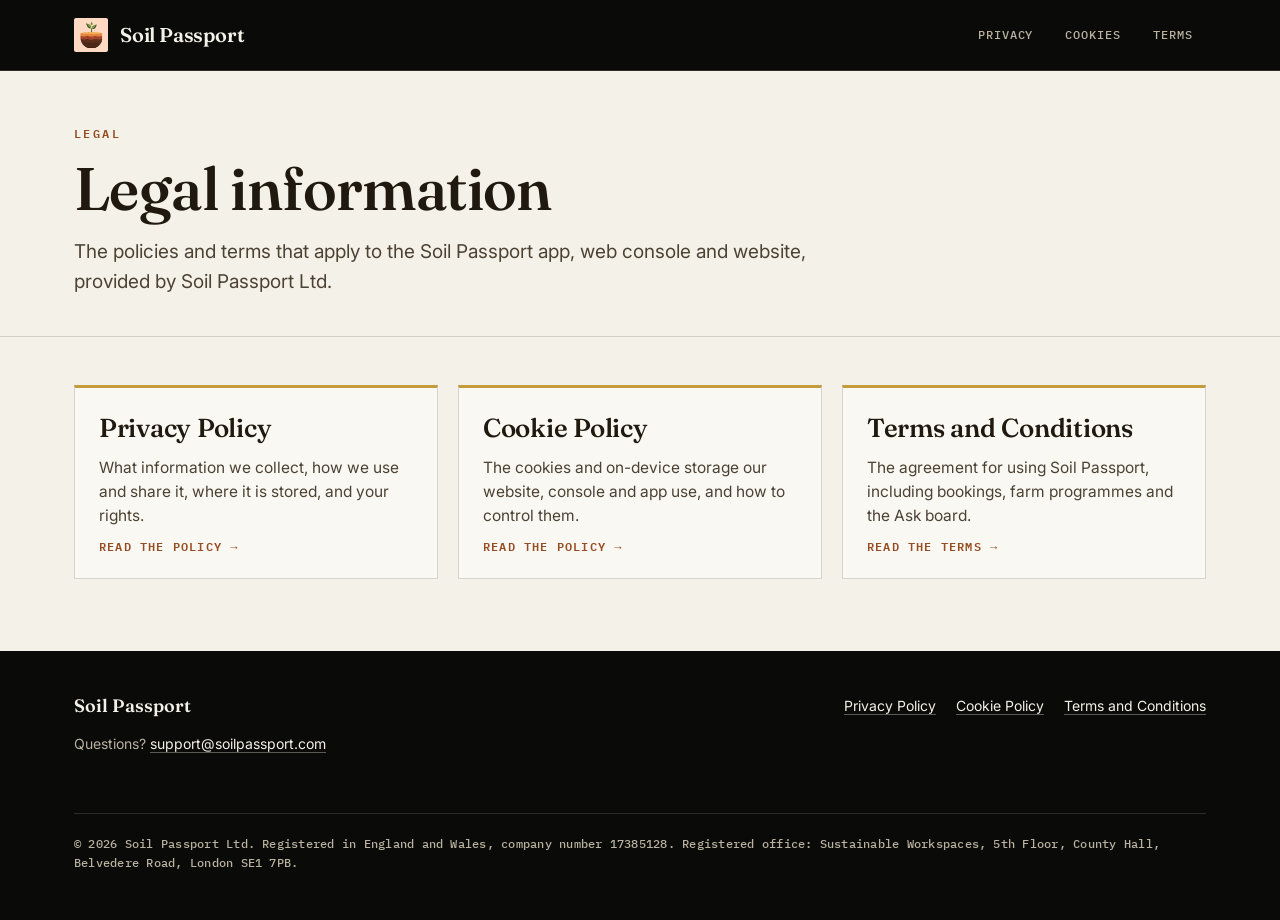
<file: index.html>
<!doctype html>
<html lang="en-GB">
<head>
<meta charset="utf-8">
<meta name="viewport" content="width=device-width, initial-scale=1">
<title>Legal Information | Soil Passport</title>
<meta name="description" content="Soil Passport's Privacy Policy, Cookie Policy and Terms and Conditions.">
<meta name="theme-color" content="#0A0A08">
<link rel="icon" type="image/png" href="assets/img/soil-passport-mark.png">
<link rel="stylesheet" href="assets/css/legal.css">
<style>
  .docs{list-style:none;margin:0;padding:48px 0 0;display:grid;grid-template-columns:repeat(3,minmax(0,1fr));gap:20px}
  .docs a{display:flex;flex-direction:column;gap:12px;height:100%;padding:26px 24px;background:var(--surface);border:1px solid var(--line);border-top:3px solid var(--gold);color:var(--ink-2);text-decoration:none}
  .docs a:hover{border-color:var(--line-2);border-top-color:var(--rust)}
  .docs h2{font-size:26px;line-height:1.15}
  .docs p{margin:0;font-size:15.5px;line-height:1.55}
  .docs .go{margin-top:auto;font:600 12px/1 var(--f-mono);letter-spacing:.1em;text-transform:uppercase;color:var(--rust)}
  @media (max-width:800px){.docs{grid-template-columns:minmax(0,1fr);padding-top:28px}}
</style>
</head>
<body>
<a class="skip" href="#main">Skip to content</a>

<header class="site">
  <div class="container">
    <a class="logo" href="index.html" aria-label="Soil Passport legal information"><img src="assets/img/soil-passport-mark.png" alt="" width="34" height="34"><strong>Soil Passport</strong></a>
    <nav class="legal-nav" aria-label="Legal">
      <a href="privacy.html">Privacy</a>
      <a href="cookies.html">Cookies</a>
      <a href="terms.html">Terms</a>
    </nav>
  </div>
</header>

<main id="main">
  <div class="banner">
    <div class="container">
      <p class="eyebrow">Legal</p>
      <h1>Legal information</h1>
      <p class="lede">The policies and terms that apply to the Soil Passport app, web console and website, provided by Soil Passport Ltd.</p>
    </div>
  </div>
  <div class="container">
    <ul class="docs">
      <li><a href="privacy.html"><h2>Privacy Policy</h2><p>What information we collect, how we use and share it, where it is stored, and your rights.</p><span class="go">Read the policy &rarr;</span></a></li>
      <li><a href="cookies.html"><h2>Cookie Policy</h2><p>The cookies and on-device storage our website, console and app use, and how to control them.</p><span class="go">Read the policy &rarr;</span></a></li>
      <li><a href="terms.html"><h2>Terms and Conditions</h2><p>The agreement for using Soil Passport, including bookings, farm programmes and the Ask board.</p><span class="go">Read the terms &rarr;</span></a></li>
    </ul>
  </div>
</main>

<footer class="site">
  <div class="container">
    <div>
      <strong>Soil Passport</strong>
      <p>Questions? <a href="mailto:support@soilpassport.com">support@soilpassport.com</a></p>
    </div>
    <ul>
      <li><a href="privacy.html">Privacy Policy</a></li>
      <li><a href="cookies.html">Cookie Policy</a></li>
      <li><a href="terms.html">Terms and Conditions</a></li>
    </ul>
    <p class="fine">&copy; 2026 Soil Passport Ltd. Registered in England and Wales, company number 17385128. Registered office: Sustainable Workspaces, 5th Floor, County Hall, Belvedere Road, London SE1 7PB.</p>
  </div>
</footer>
</body>
</html>
</file>
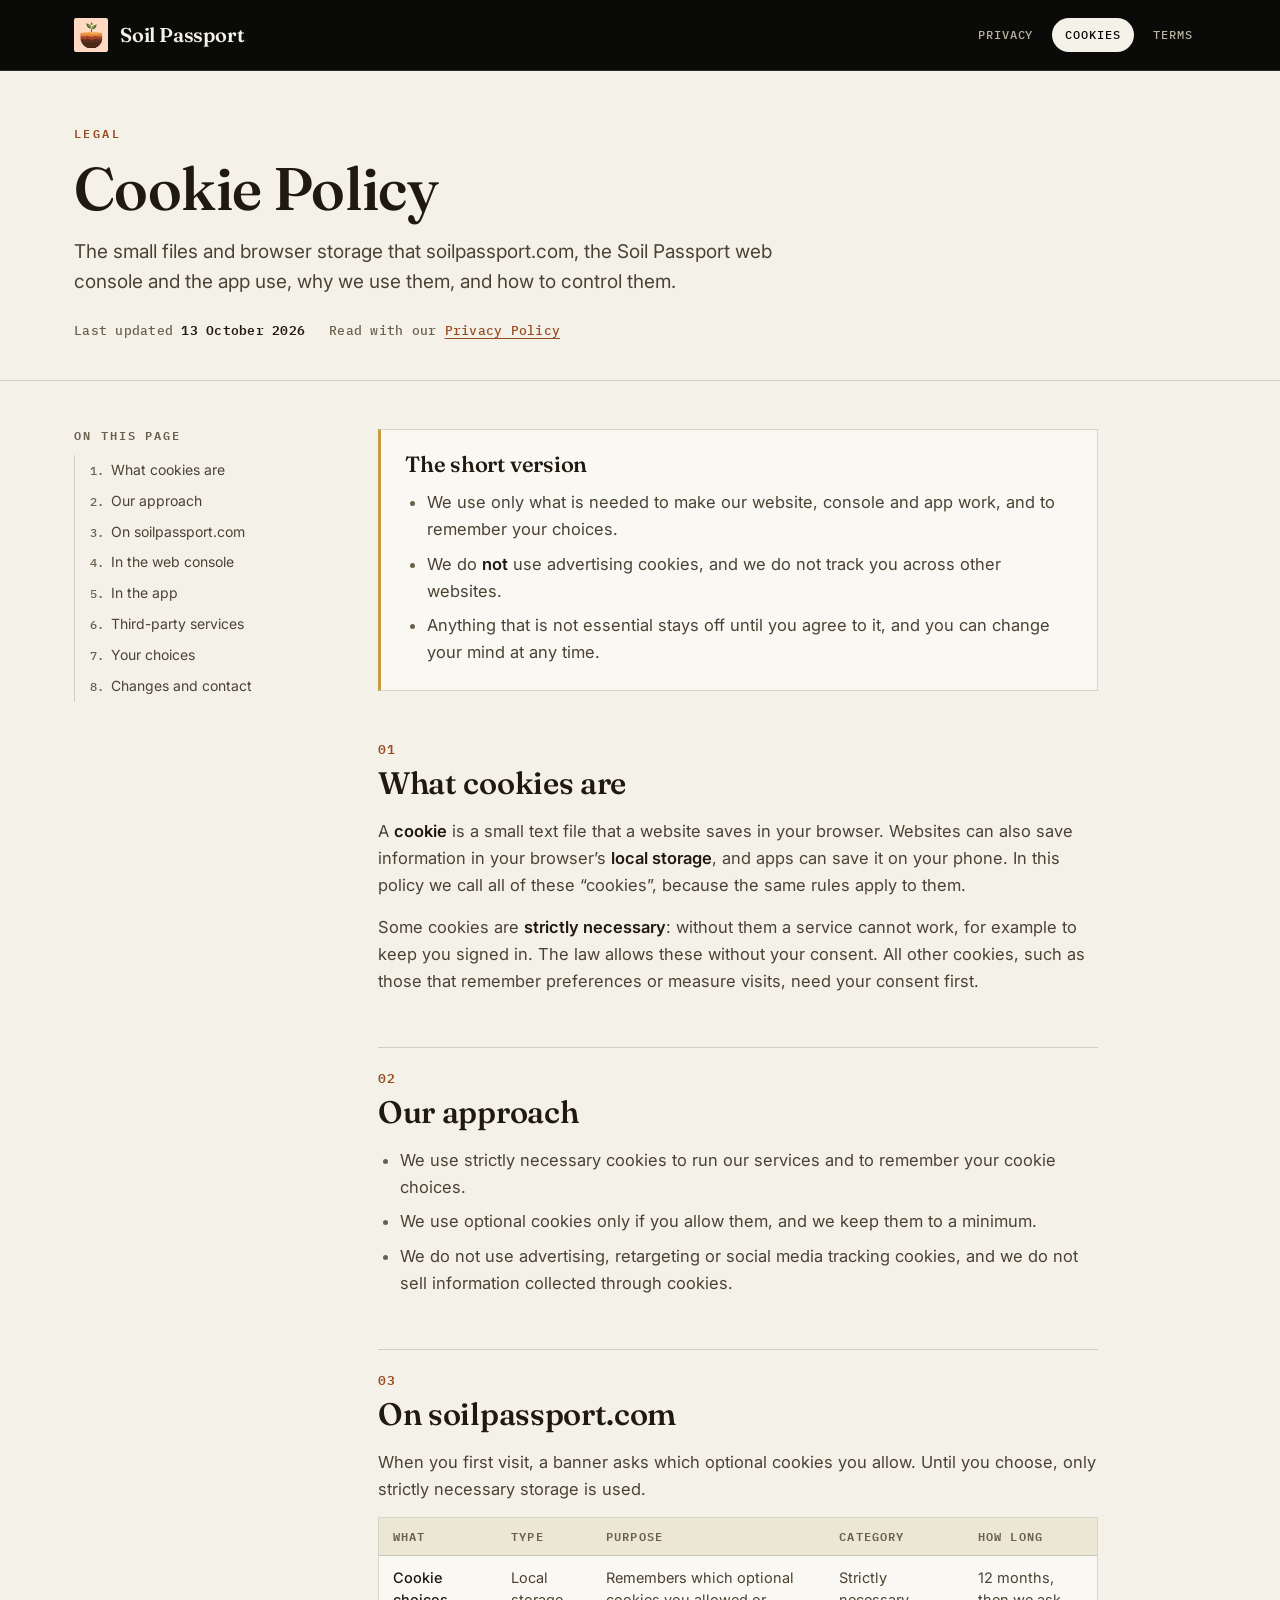
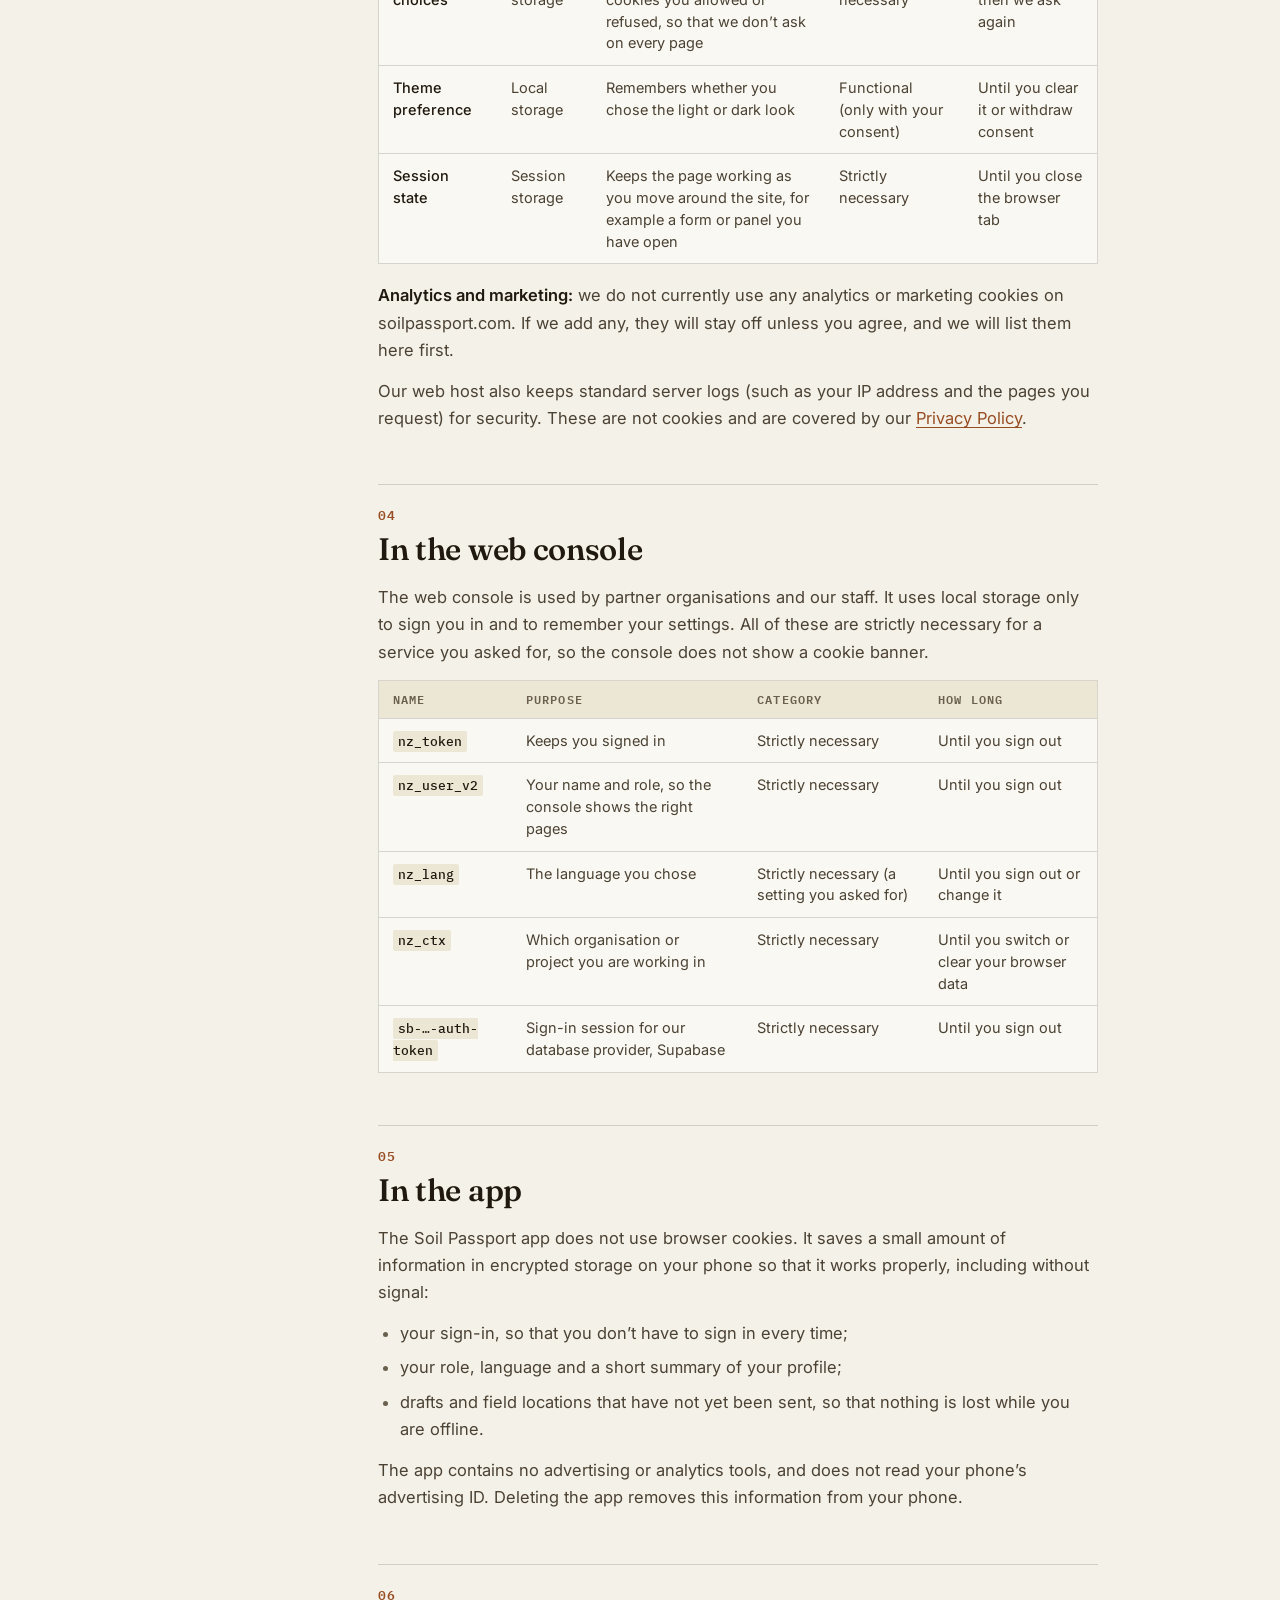
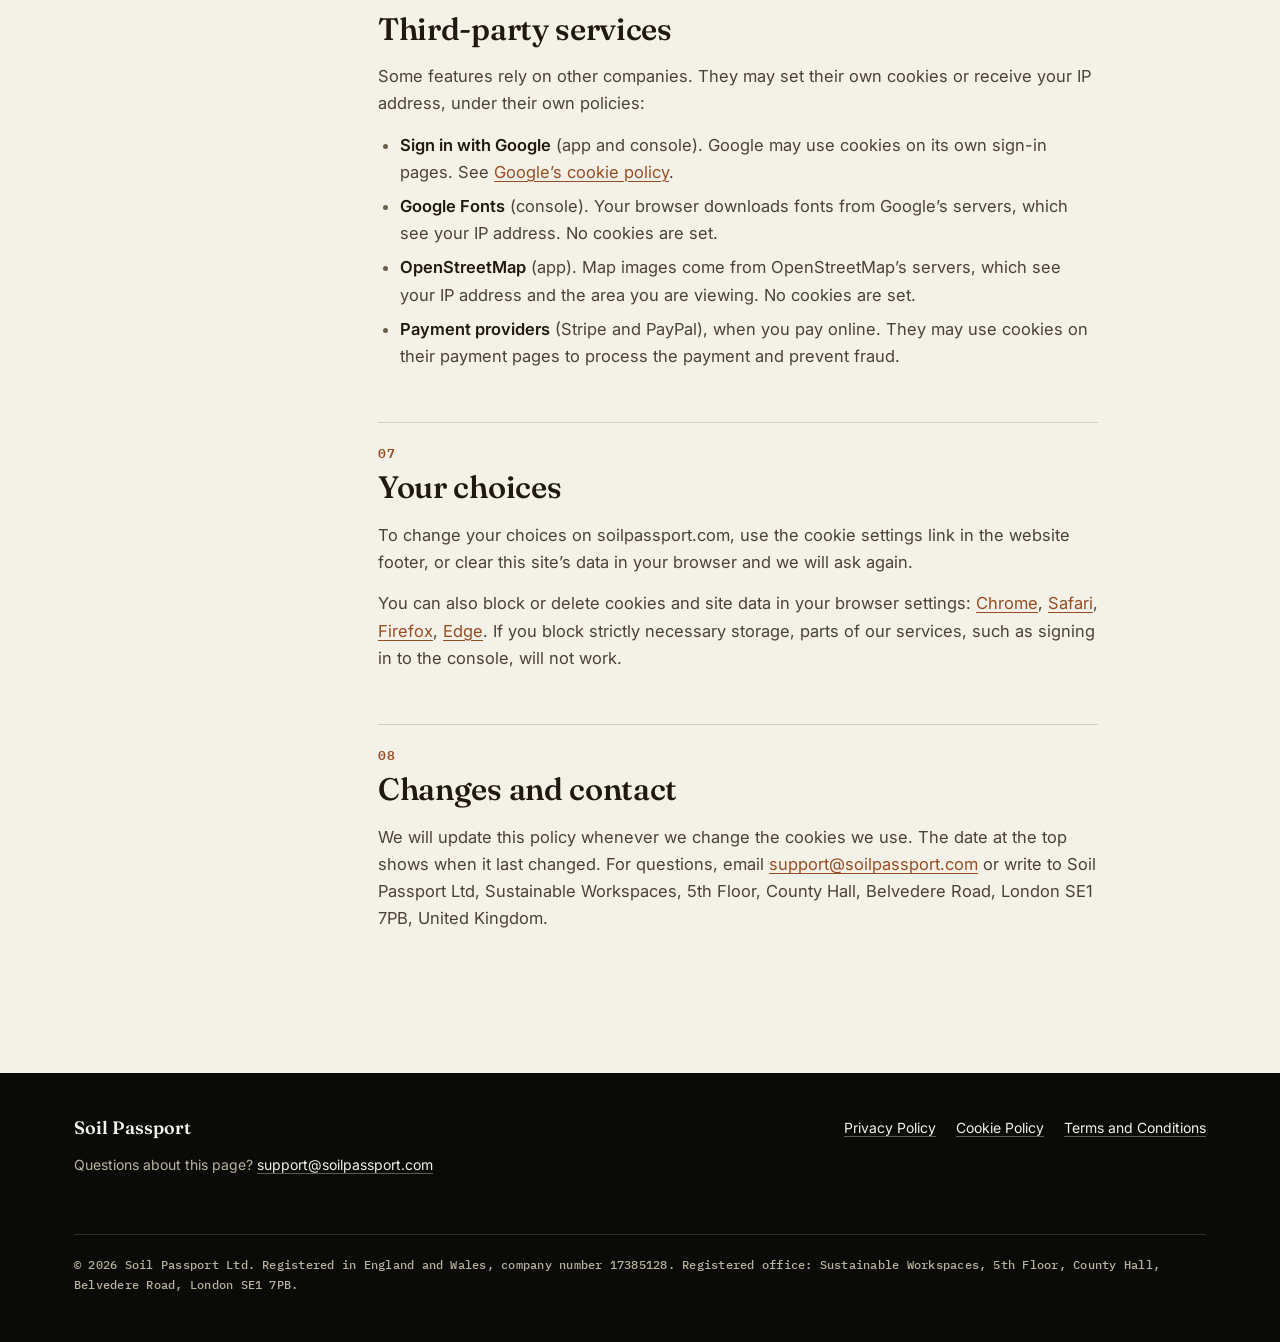
<file: cookies.html>
<!doctype html>
<html lang="en-GB">
<head>
<meta charset="utf-8">
<meta name="viewport" content="width=device-width, initial-scale=1">
<title>Cookie Policy | Soil Passport</title>
<meta name="description" content="The cookies, local storage and similar technologies used by the Soil Passport website, web console and app, and how to control them.">
<meta name="robots" content="index,follow">
<meta name="theme-color" content="#0A0A08">
<link rel="icon" type="image/png" href="assets/img/soil-passport-mark.png">
<link rel="stylesheet" href="assets/css/legal.css">
</head>
<body>
<a class="skip" href="#main">Skip to content</a>

<header class="site">
  <div class="container">
    <a class="logo" href="index.html" aria-label="Soil Passport home"><img src="assets/img/soil-passport-mark.png" alt="" width="34" height="34"><strong>Soil Passport</strong></a>
    <nav class="legal-nav" aria-label="Legal">
      <a href="privacy.html">Privacy</a>
      <a href="cookies.html" aria-current="page">Cookies</a>
      <a href="terms.html">Terms</a>
    </nav>
  </div>
</header>

<main id="main">
  <div class="banner">
    <div class="container">
      <p class="eyebrow">Legal</p>
      <h1>Cookie Policy</h1>
      <p class="lede">The small files and browser storage that soilpassport.com, the Soil Passport web console and the app use, why we use them, and how to control them.</p>
      <ul class="meta">
        <li>Last updated <b>13 October 2026</b></li>
        <li>Read with our <a href="privacy.html">Privacy Policy</a></li>
      </ul>
    </div>
  </div>

  <div class="container layout">
    <details class="toc" open>
      <summary>On this page</summary>
      <ol>
        <li><a href="#what">What cookies are</a></li>
        <li><a href="#approach">Our approach</a></li>
        <li><a href="#website">On soilpassport.com</a></li>
        <li><a href="#console">In the web console</a></li>
        <li><a href="#app">In the app</a></li>
        <li><a href="#third-party">Third-party services</a></li>
        <li><a href="#control">Your choices</a></li>
        <li><a href="#changes">Changes and contact</a></li>
      </ol>
    </details>

    <article class="prose">
      <div class="summary">
        <h2>The short version</h2>
        <ul>
          <li>We use only what is needed to make our website, console and app work, and to remember your choices.</li>
          <li>We do <strong>not</strong> use advertising cookies, and we do not track you across other websites.</li>
          <li>Anything that is not essential stays off until you agree to it, and you can change your mind at any time.</li>
        </ul>
      </div>

      <section id="what">
        <h2><span class="n">01</span>What cookies are</h2>
        <p>A <strong>cookie</strong> is a small text file that a website saves in your browser. Websites can also save information in your browser&rsquo;s <strong>local storage</strong>, and apps can save it on your phone. In this policy we call all of these &ldquo;cookies&rdquo;, because the same rules apply to them.</p>
        <p>Some cookies are <strong>strictly necessary</strong>: without them a service cannot work, for example to keep you signed in. The law allows these without your consent. All other cookies, such as those that remember preferences or measure visits, need your consent first.</p>
      </section>

      <section id="approach">
        <h2><span class="n">02</span>Our approach</h2>
        <ul>
          <li>We use strictly necessary cookies to run our services and to remember your cookie choices.</li>
          <li>We use optional cookies only if you allow them, and we keep them to a minimum.</li>
          <li>We do not use advertising, retargeting or social media tracking cookies, and we do not sell information collected through cookies.</li>
        </ul>
      </section>

      <section id="website">
        <h2><span class="n">03</span>On soilpassport.com</h2>
        <p>When you first visit, a banner asks which optional cookies you allow. Until you choose, only strictly necessary storage is used.</p>
        <div class="table-wrap">
          <table>
            <thead><tr><th scope="col">What</th><th scope="col">Type</th><th scope="col">Purpose</th><th scope="col">Category</th><th scope="col">How long</th></tr></thead>
            <tbody>
              <tr><td>Cookie choices</td><td>Local storage</td><td>Remembers which optional cookies you allowed or refused, so that we don&rsquo;t ask on every page</td><td>Strictly necessary</td><td>12 months, then we ask again</td></tr>
              <tr><td>Theme preference</td><td>Local storage</td><td>Remembers whether you chose the light or dark look</td><td>Functional (only with your consent)</td><td>Until you clear it or withdraw consent</td></tr>
              <tr><td>Session state</td><td>Session storage</td><td>Keeps the page working as you move around the site, for example a form or panel you have open</td><td>Strictly necessary</td><td>Until you close the browser tab</td></tr>
            </tbody>
          </table>
        </div>
        <p><strong>Analytics and marketing:</strong> we do not currently use any analytics or marketing cookies on soilpassport.com. If we add any, they will stay off unless you agree, and we will list them here first.</p>
        <p>Our web host also keeps standard server logs (such as your IP address and the pages you request) for security. These are not cookies and are covered by our <a href="privacy.html">Privacy Policy</a>.</p>
      </section>

      <section id="console">
        <h2><span class="n">04</span>In the web console</h2>
        <p>The web console is used by partner organisations and our staff. It uses local storage only to sign you in and to remember your settings. All of these are strictly necessary for a service you asked for, so the console does not show a cookie banner.</p>
        <div class="table-wrap">
          <table>
            <thead><tr><th scope="col">Name</th><th scope="col">Purpose</th><th scope="col">Category</th><th scope="col">How long</th></tr></thead>
            <tbody>
              <tr><td><code>nz_token</code></td><td>Keeps you signed in</td><td>Strictly necessary</td><td>Until you sign out</td></tr>
              <tr><td><code>nz_user_v2</code></td><td>Your name and role, so the console shows the right pages</td><td>Strictly necessary</td><td>Until you sign out</td></tr>
              <tr><td><code>nz_lang</code></td><td>The language you chose</td><td>Strictly necessary (a setting you asked for)</td><td>Until you sign out or change it</td></tr>
              <tr><td><code>nz_ctx</code></td><td>Which organisation or project you are working in</td><td>Strictly necessary</td><td>Until you switch or clear your browser data</td></tr>
              <tr><td><code>sb-&hellip;-auth-token</code></td><td>Sign-in session for our database provider, Supabase</td><td>Strictly necessary</td><td>Until you sign out</td></tr>
            </tbody>
          </table>
        </div>
      </section>

      <section id="app">
        <h2><span class="n">05</span>In the app</h2>
        <p>The Soil Passport app does not use browser cookies. It saves a small amount of information in encrypted storage on your phone so that it works properly, including without signal:</p>
        <ul>
          <li>your sign-in, so that you don&rsquo;t have to sign in every time;</li>
          <li>your role, language and a short summary of your profile;</li>
          <li>drafts and field locations that have not yet been sent, so that nothing is lost while you are offline.</li>
        </ul>
        <p>The app contains no advertising or analytics tools, and does not read your phone&rsquo;s advertising ID. Deleting the app removes this information from your phone.</p>
      </section>

      <section id="third-party">
        <h2><span class="n">06</span>Third-party services</h2>
        <p>Some features rely on other companies. They may set their own cookies or receive your IP address, under their own policies:</p>
        <ul>
          <li><strong>Sign in with Google</strong> (app and console). Google may use cookies on its own sign-in pages. See <a href="https://policies.google.com/technologies/cookies" rel="noopener">Google&rsquo;s cookie policy</a>.</li>
          <li><strong>Google Fonts</strong> (console). Your browser downloads fonts from Google&rsquo;s servers, which see your IP address. No cookies are set.</li>
          <li><strong>OpenStreetMap</strong> (app). Map images come from OpenStreetMap&rsquo;s servers, which see your IP address and the area you are viewing. No cookies are set.</li>
          <li><strong>Payment providers</strong> (Stripe and PayPal), when you pay online. They may use cookies on their payment pages to process the payment and prevent fraud.</li>
        </ul>
      </section>

      <section id="control">
        <h2><span class="n">07</span>Your choices</h2>
        <p id="consent-row" hidden><button type="button" class="btn" id="cookie-settings">Change cookie settings</button></p>
        <p id="consent-fallback">To change your choices on soilpassport.com, use the cookie settings link in the website footer, or clear this site&rsquo;s data in your browser and we will ask again.</p>
        <p>You can also block or delete cookies and site data in your browser settings:
          <a href="https://support.google.com/chrome/answer/95647" rel="noopener">Chrome</a>,
          <a href="https://support.apple.com/guide/safari/manage-cookies-sfri11471/mac" rel="noopener">Safari</a>,
          <a href="https://support.mozilla.org/kb/clear-cookies-and-site-data-firefox" rel="noopener">Firefox</a>,
          <a href="https://support.microsoft.com/microsoft-edge/delete-cookies-in-microsoft-edge-63947406-40ac-c3b8-57b9-2a946a29ae09" rel="noopener">Edge</a>.
          If you block strictly necessary storage, parts of our services, such as signing in to the console, will not work.</p>
      </section>

      <section id="changes">
        <h2><span class="n">08</span>Changes and contact</h2>
        <p>We will update this policy whenever we change the cookies we use. The date at the top shows when it last changed. For questions, email <a href="mailto:support@soilpassport.com?subject=Cookies">support@soilpassport.com</a> or write to Soil Passport Ltd, Sustainable Workspaces, 5th Floor, County Hall, Belvedere Road, London SE1 7PB, United Kingdom.</p>
      </section>
    </article>
  </div>
</main>

<footer class="site">
  <div class="container">
    <div>
      <strong>Soil Passport</strong>
      <p>Questions about this page? <a href="mailto:support@soilpassport.com">support@soilpassport.com</a></p>
    </div>
    <ul>
      <li><a href="privacy.html">Privacy Policy</a></li>
      <li><a href="cookies.html">Cookie Policy</a></li>
      <li><a href="terms.html">Terms and Conditions</a></li>
    </ul>
    <p class="fine">&copy; 2026 Soil Passport Ltd. Registered in England and Wales, company number 17385128. Registered office: Sustainable Workspaces, 5th Floor, County Hall, Belvedere Road, London SE1 7PB.</p>
  </div>
</footer>
<script>
try{(function(){var t=document.querySelector('.toc'),m=matchMedia('(max-width:900px)');function s(){t.open=!m.matches}s();m.addEventListener('change',s)})()}catch(e){}
// The site's consent banner script, when it is loaded on this page, exposes an object with
// open(). Show the button only if one is present; otherwise the fallback text stays.
(function(){
  var api=['spConsent','soilConsent','pnwConsent'].map(function(k){return window[k]}).filter(function(o){return o&&typeof o.open==='function'})[0];
  if(!api)return;
  document.getElementById('consent-row').hidden=false;
  document.getElementById('consent-fallback').hidden=true;
  document.getElementById('cookie-settings').addEventListener('click',function(){api.open()});
})();
</script>
</body>
</html>
</file>
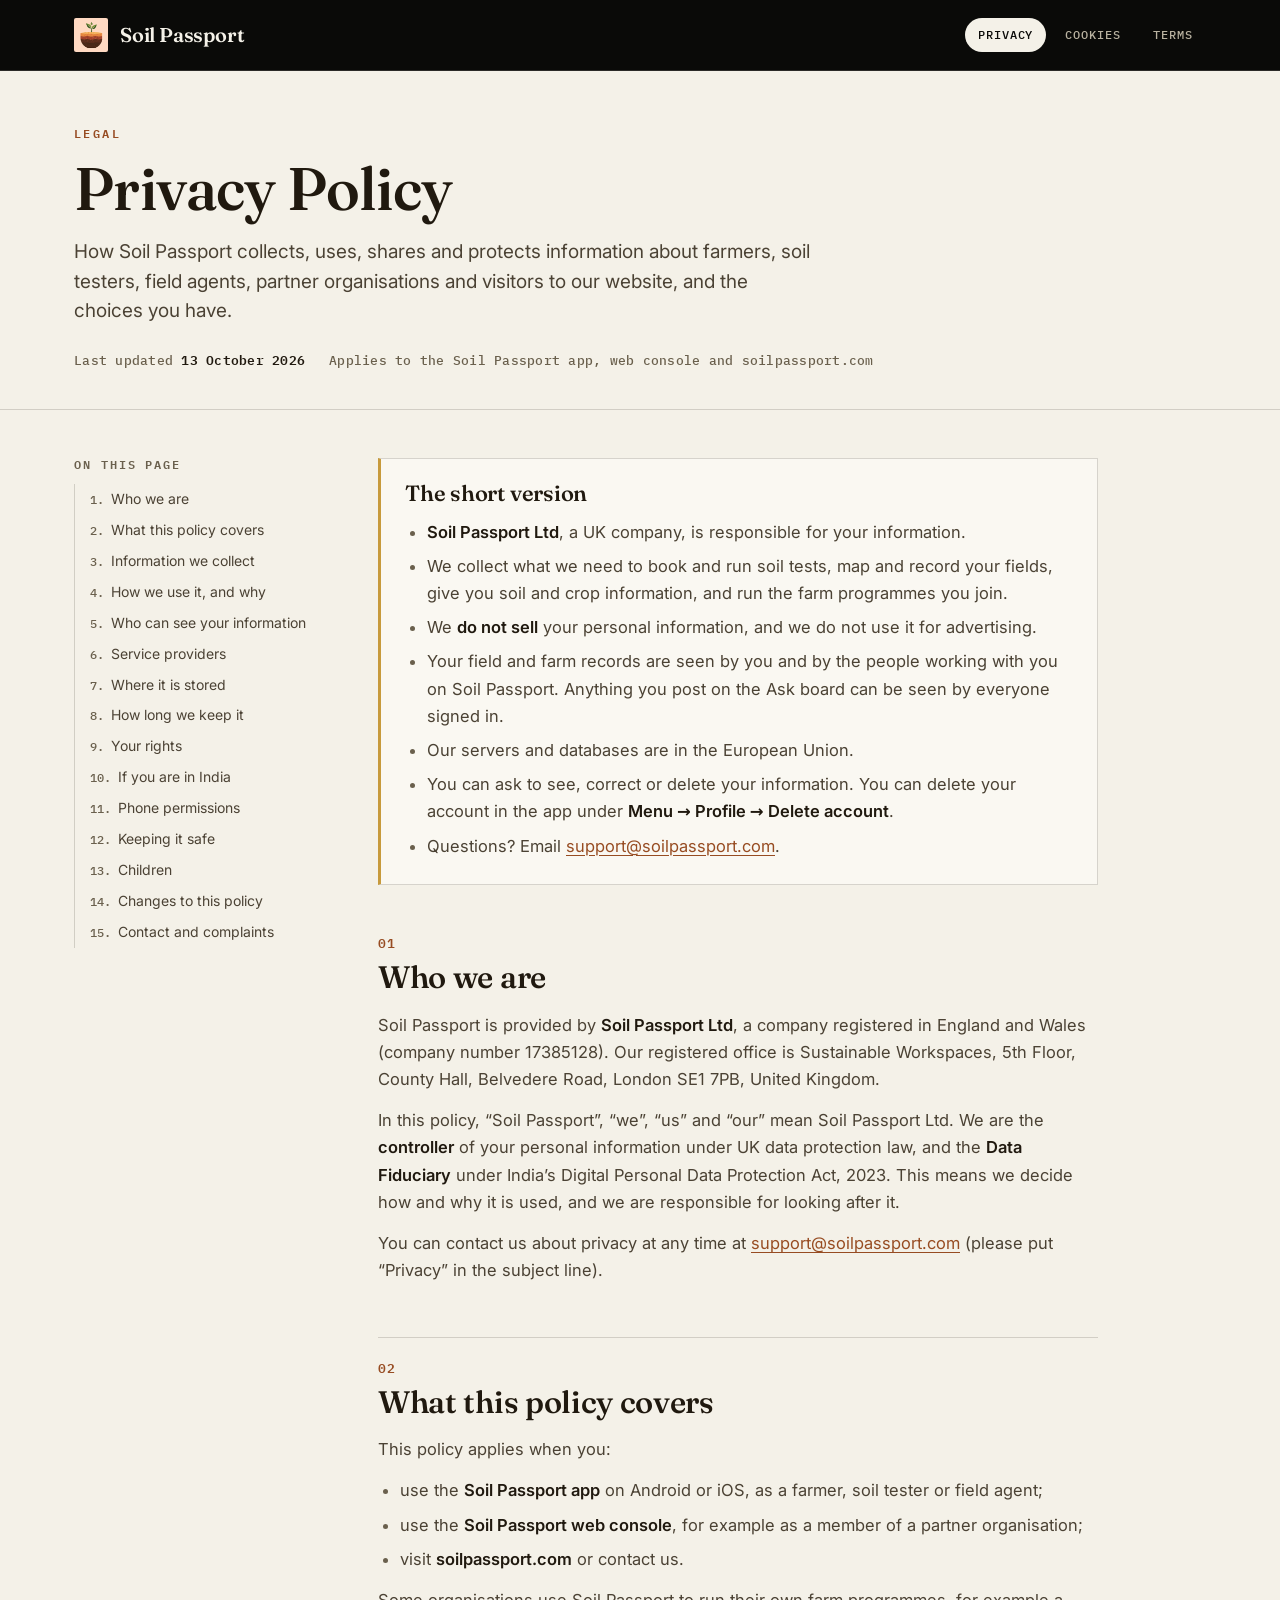
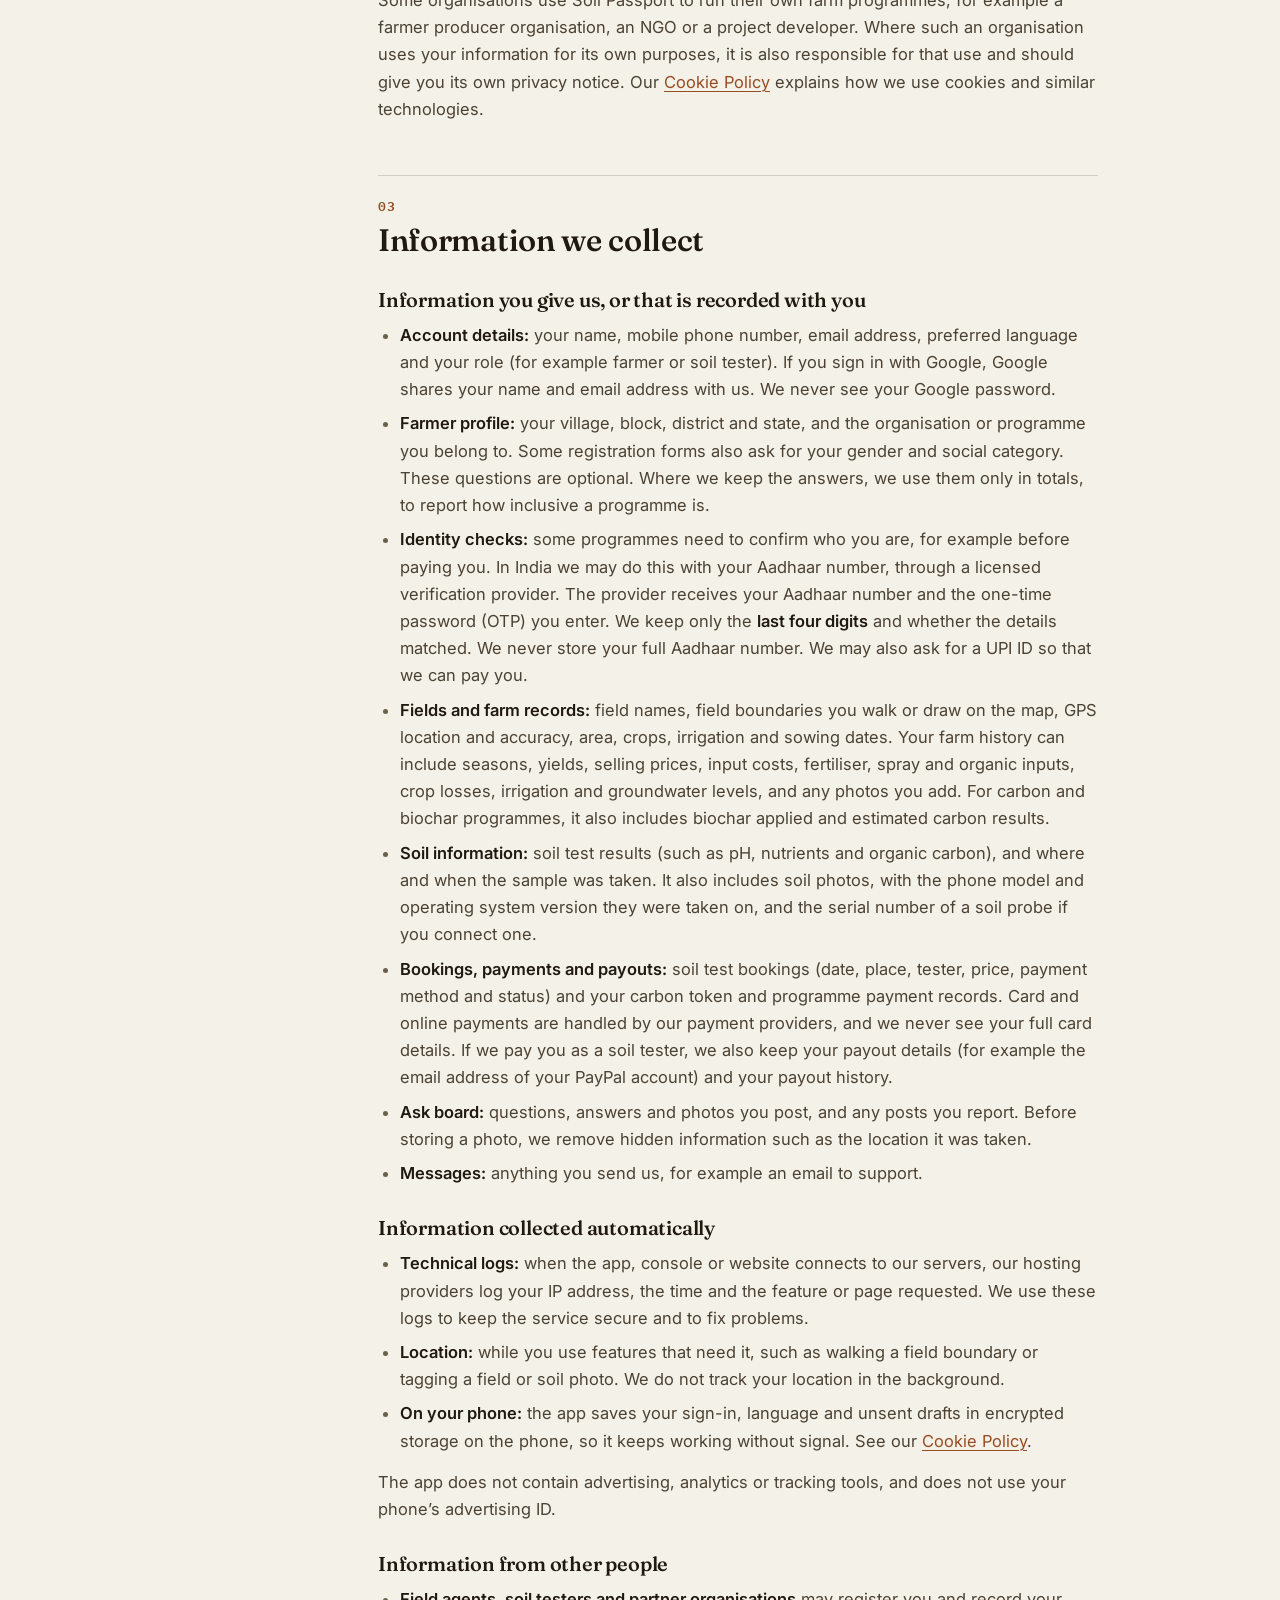
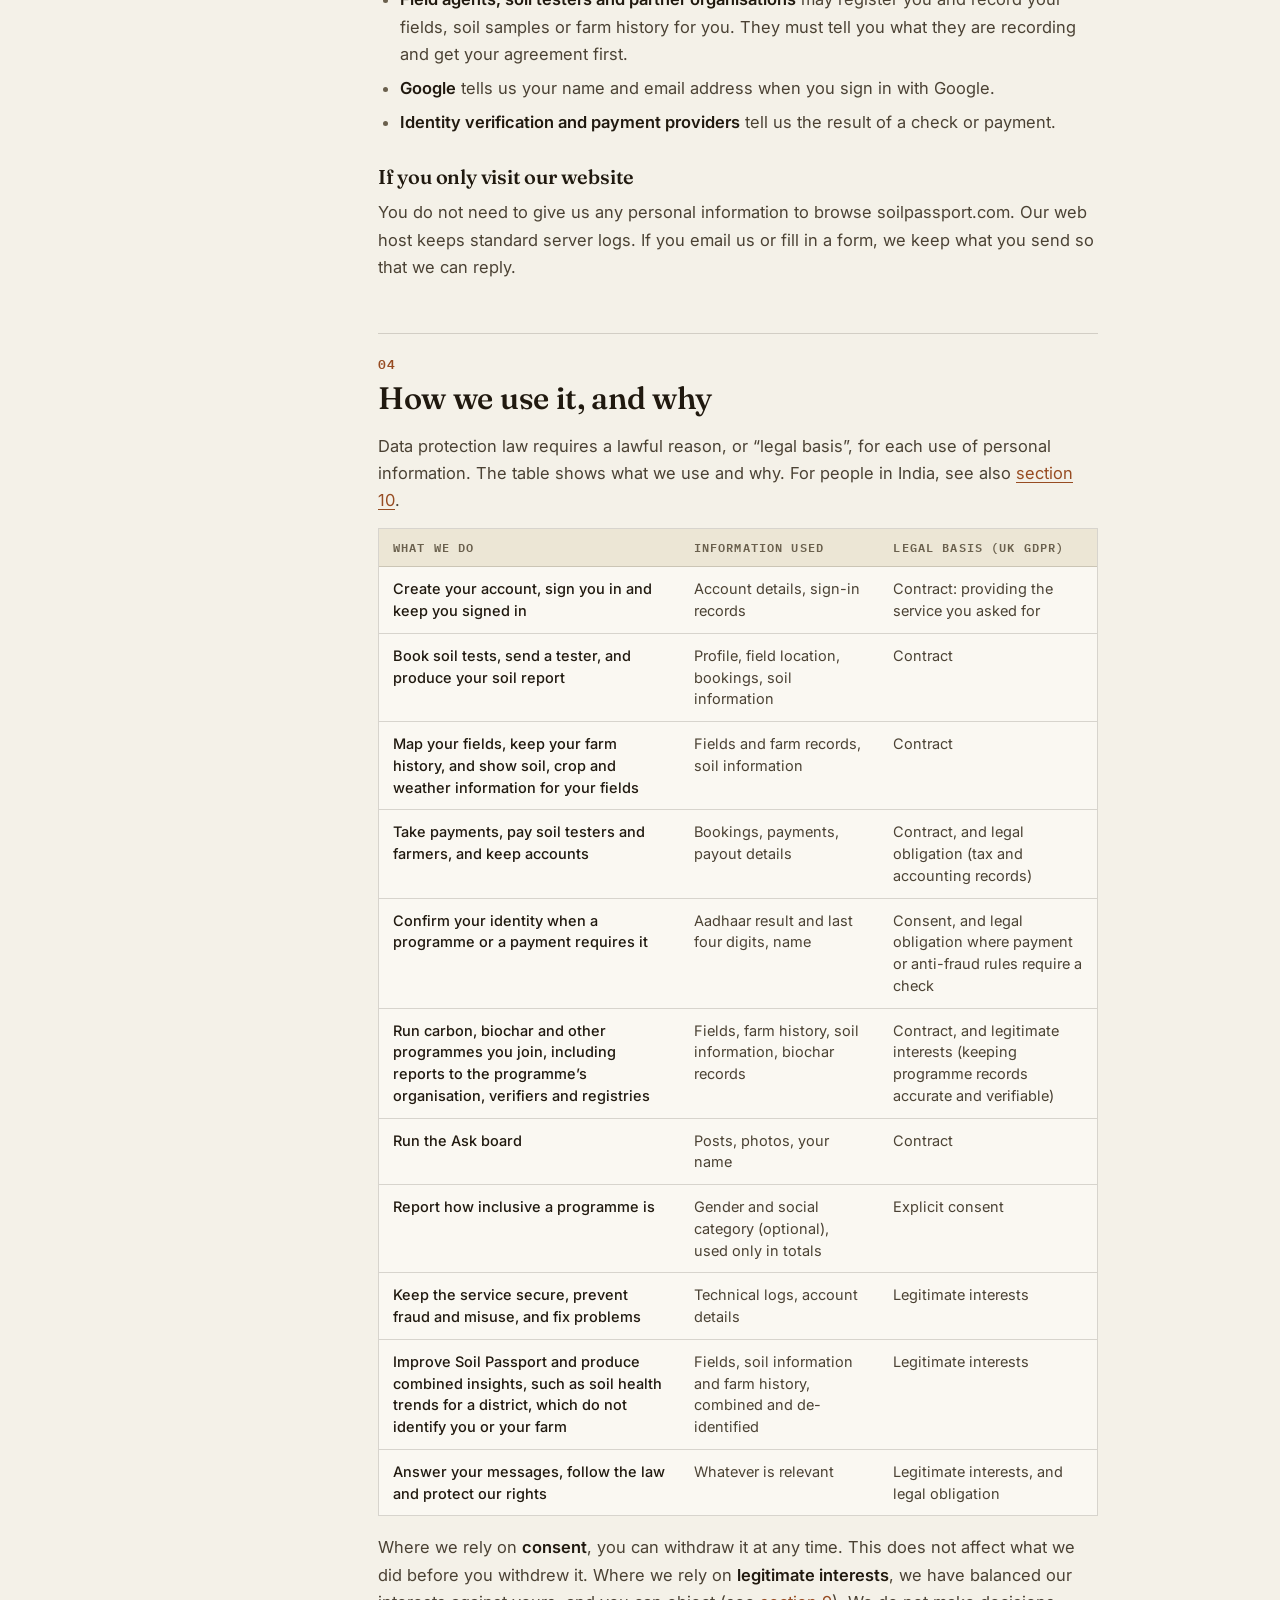
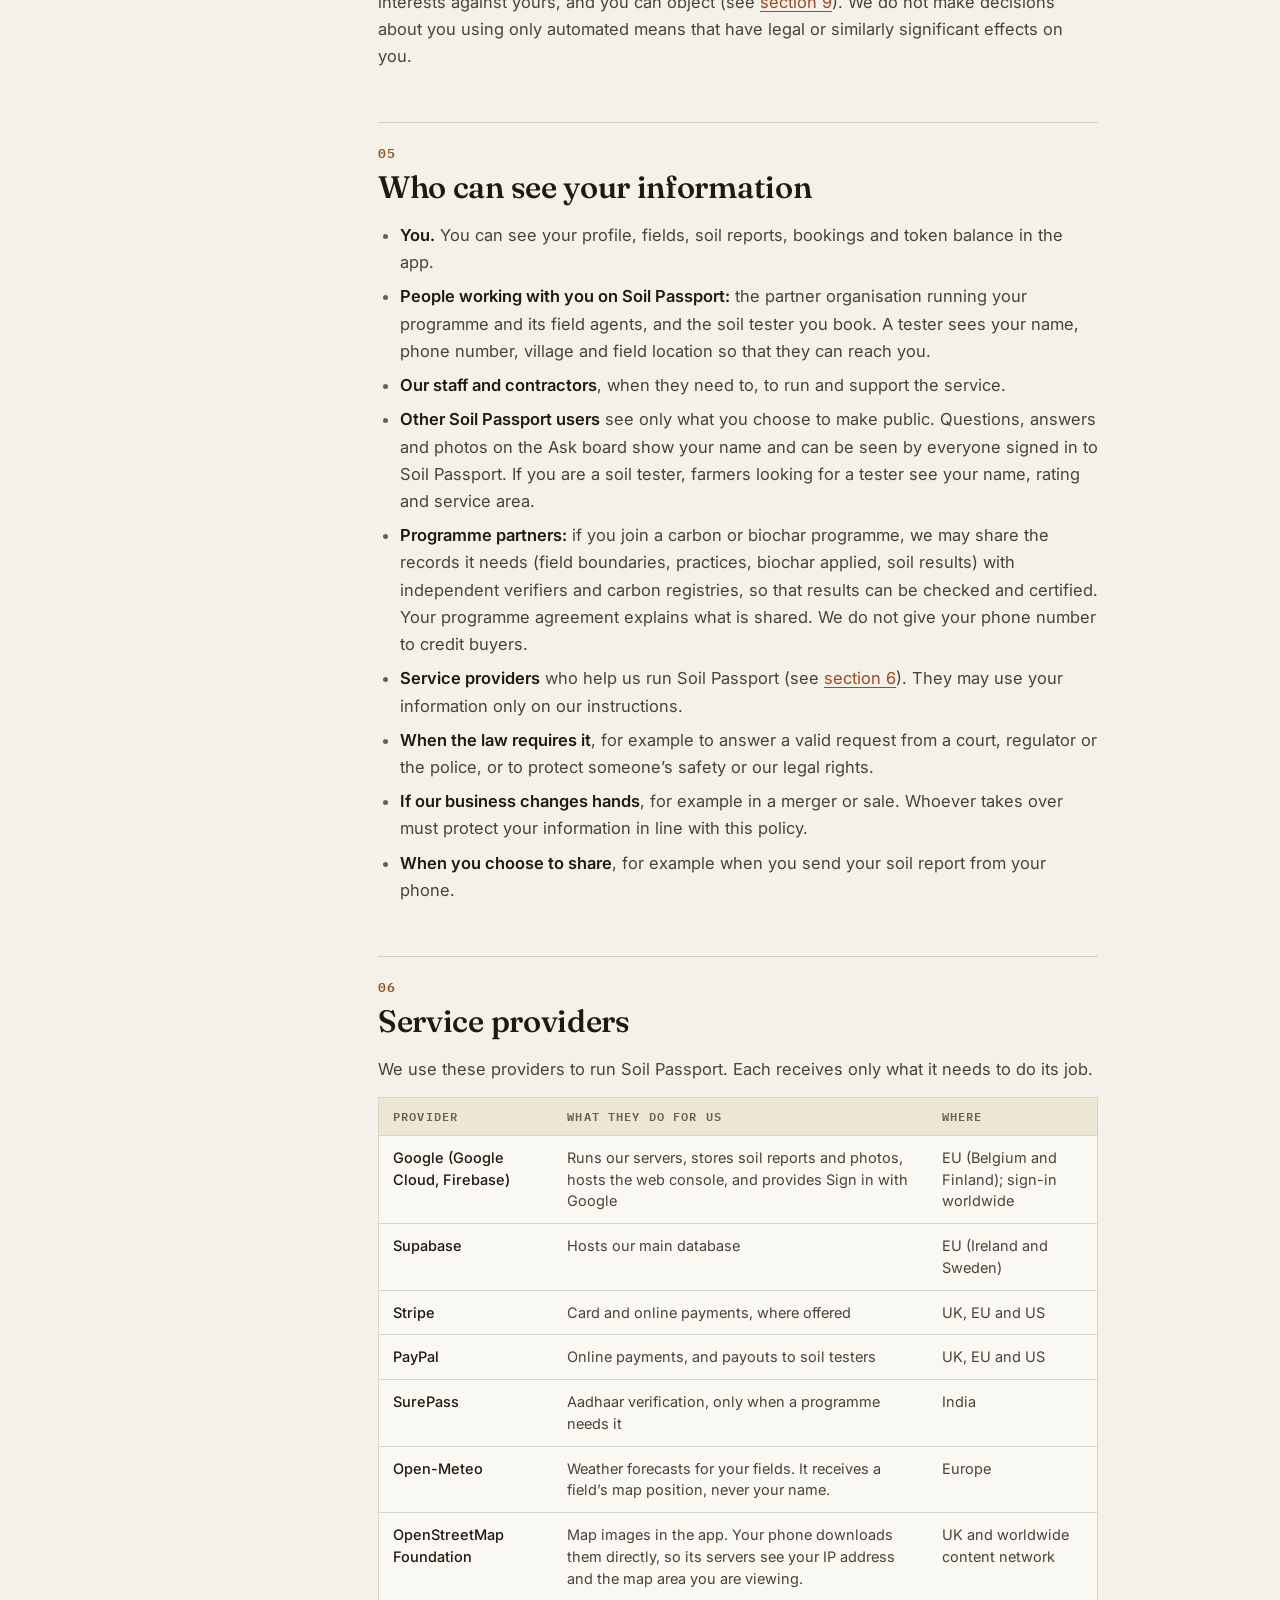
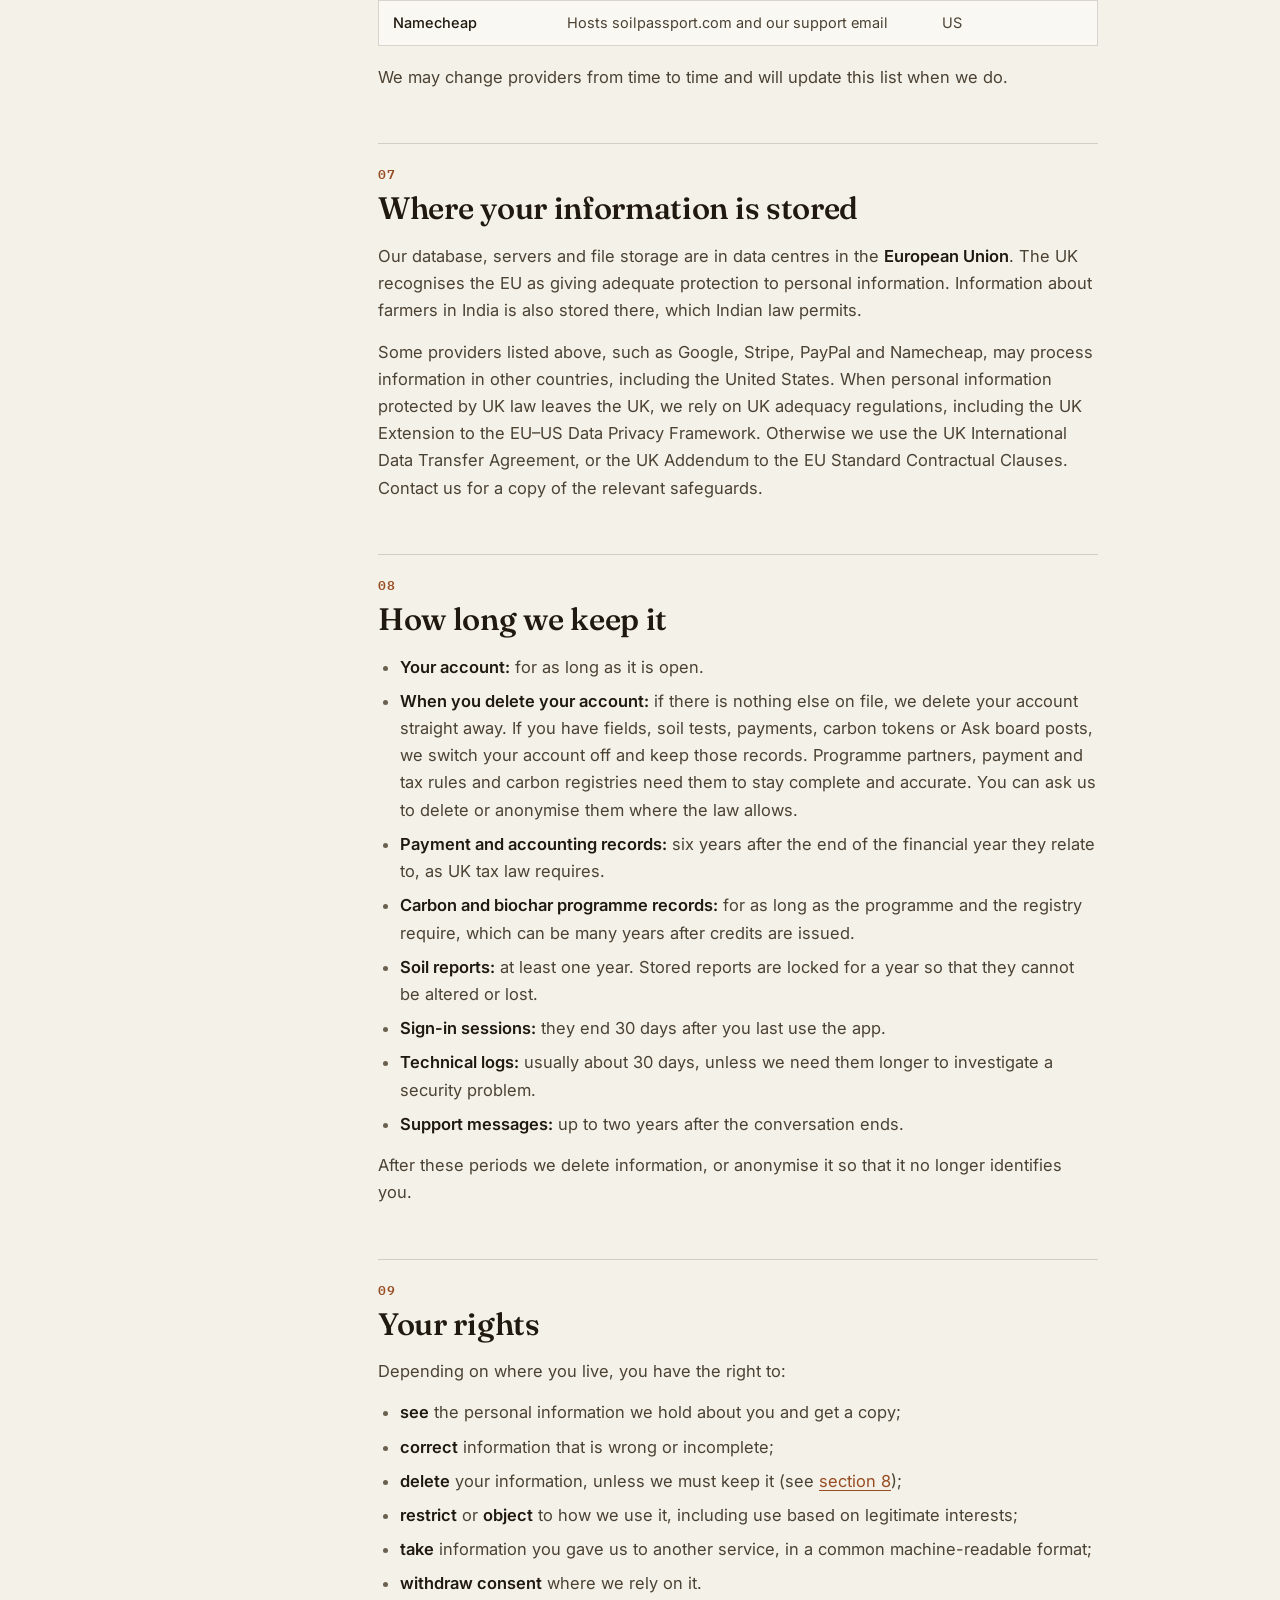
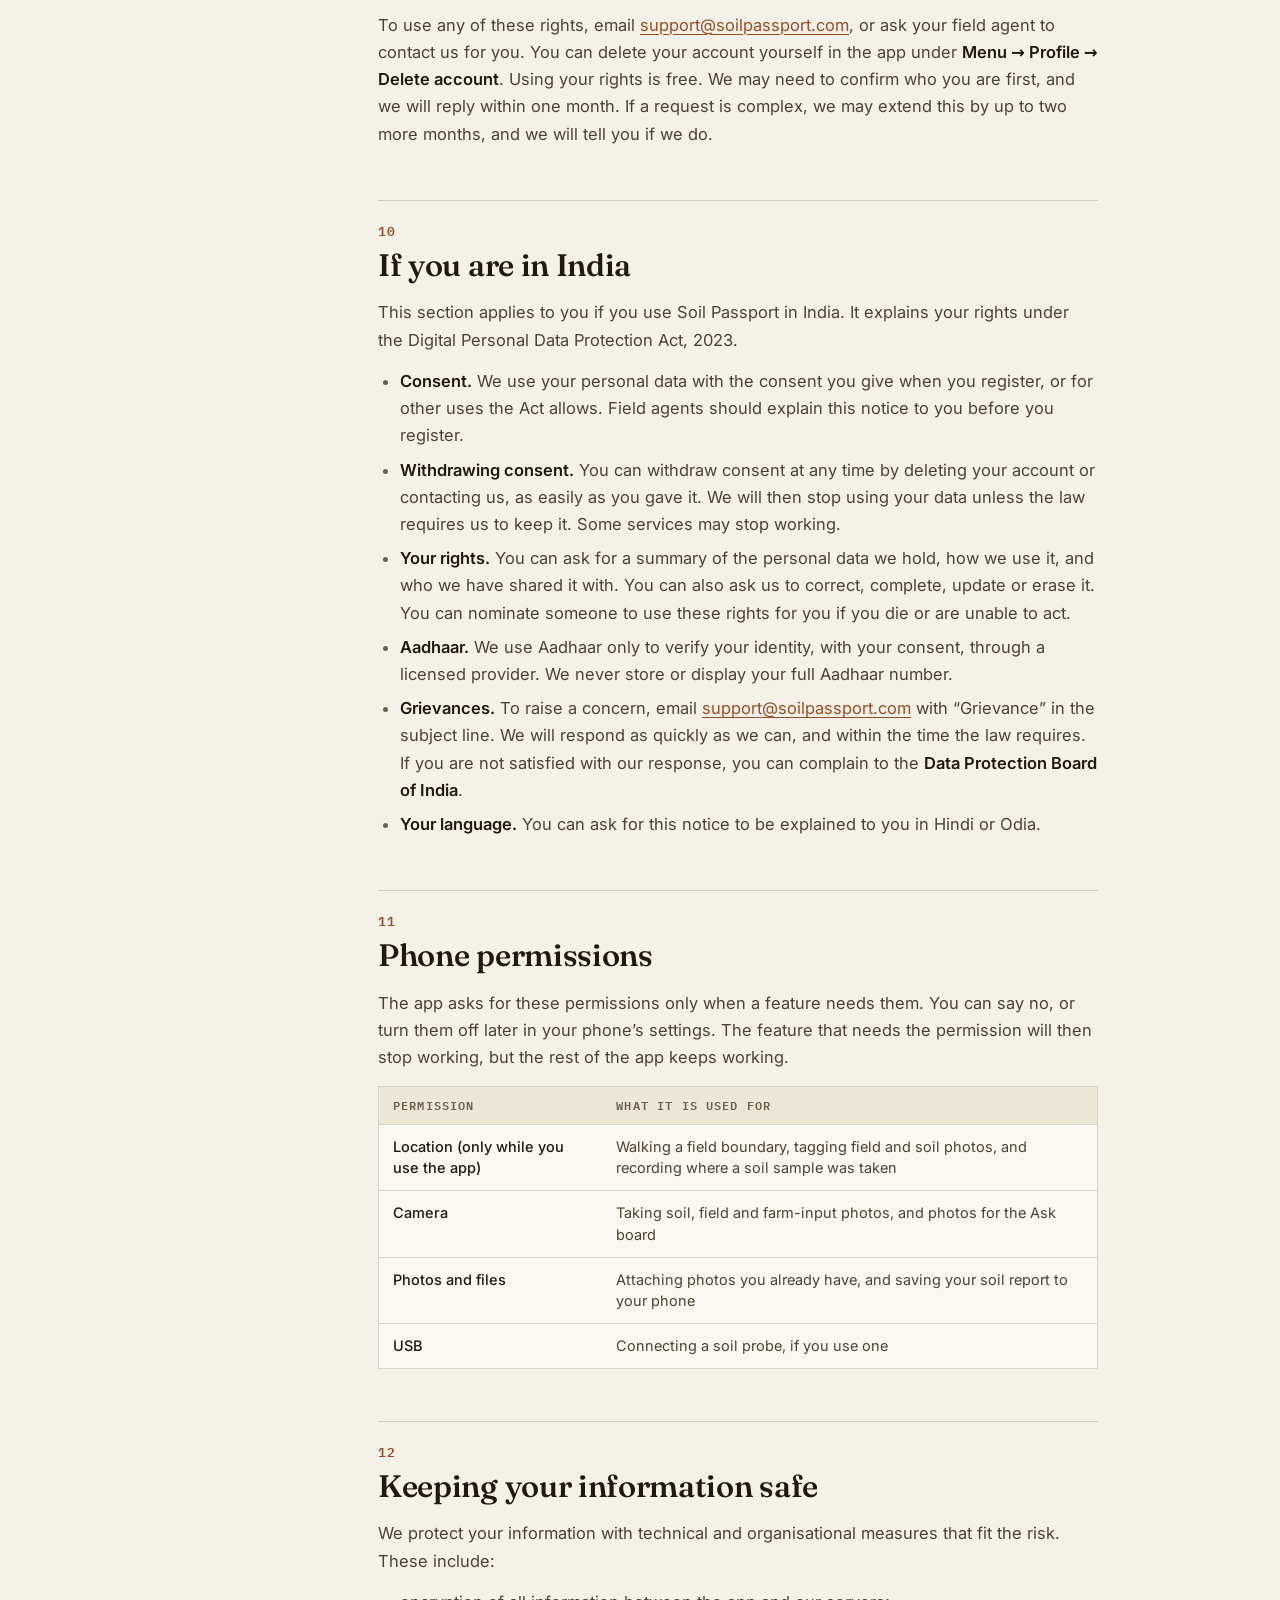
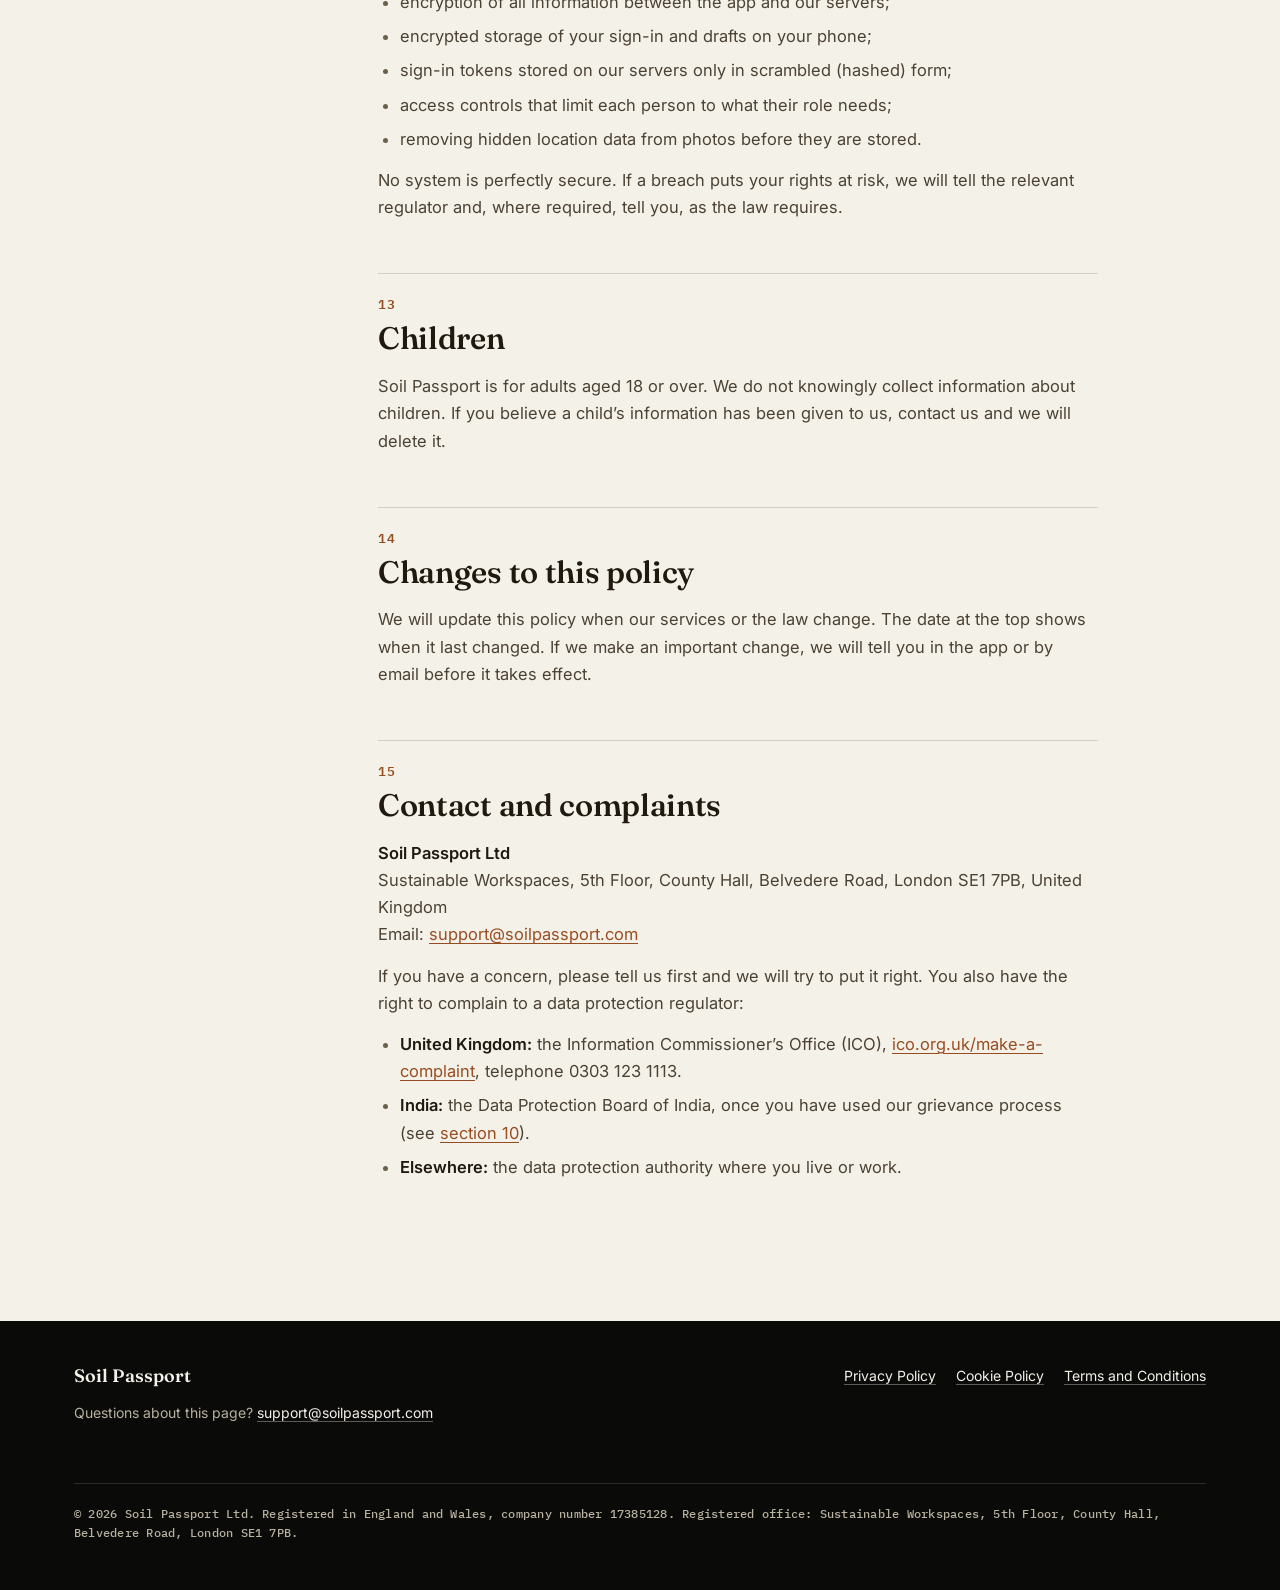
<file: privacy.html>
<!doctype html>
<html lang="en-GB">
<head>
<meta charset="utf-8">
<meta name="viewport" content="width=device-width, initial-scale=1">
<title>Privacy Policy | Soil Passport</title>
<meta name="description" content="How Soil Passport Ltd collects, uses, shares and protects personal information in the Soil Passport app, web console and website, and the rights you have over it.">
<meta name="robots" content="index,follow">
<meta name="theme-color" content="#0A0A08">
<link rel="icon" type="image/png" href="assets/img/soil-passport-mark.png">
<link rel="stylesheet" href="assets/css/legal.css">
</head>
<body>
<a class="skip" href="#main">Skip to content</a>

<header class="site">
  <div class="container">
    <a class="logo" href="index.html" aria-label="Soil Passport home"><img src="assets/img/soil-passport-mark.png" alt="" width="34" height="34"><strong>Soil Passport</strong></a>
    <nav class="legal-nav" aria-label="Legal">
      <a href="privacy.html" aria-current="page">Privacy</a>
      <a href="cookies.html">Cookies</a>
      <a href="terms.html">Terms</a>
    </nav>
  </div>
</header>

<main id="main">
  <div class="banner">
    <div class="container">
      <p class="eyebrow">Legal</p>
      <h1>Privacy Policy</h1>
      <p class="lede">How Soil Passport collects, uses, shares and protects information about farmers, soil testers, field agents, partner organisations and visitors to our website, and the choices you have.</p>
      <ul class="meta">
        <li>Last updated <b>13 October 2026</b></li>
        <li>Applies to the Soil Passport app, web console and soilpassport.com</li>
      </ul>
    </div>
  </div>

  <div class="container layout">
    <details class="toc" open>
      <summary>On this page</summary>
      <ol>
        <li><a href="#who-we-are">Who we are</a></li>
        <li><a href="#scope">What this policy covers</a></li>
        <li><a href="#collect">Information we collect</a></li>
        <li><a href="#use">How we use it, and why</a></li>
        <li><a href="#sharing">Who can see your information</a></li>
        <li><a href="#providers">Service providers</a></li>
        <li><a href="#transfers">Where it is stored</a></li>
        <li><a href="#retention">How long we keep it</a></li>
        <li><a href="#rights">Your rights</a></li>
        <li><a href="#india">If you are in India</a></li>
        <li><a href="#permissions">Phone permissions</a></li>
        <li><a href="#security">Keeping it safe</a></li>
        <li><a href="#children">Children</a></li>
        <li><a href="#changes">Changes to this policy</a></li>
        <li><a href="#contact">Contact and complaints</a></li>
      </ol>
    </details>

    <article class="prose">
      <div class="summary">
        <h2>The short version</h2>
        <ul>
          <li><strong>Soil Passport Ltd</strong>, a UK company, is responsible for your information.</li>
          <li>We collect what we need to book and run soil tests, map and record your fields, give you soil and crop information, and run the farm programmes you join.</li>
          <li>We <strong>do not sell</strong> your personal information, and we do not use it for advertising.</li>
          <li>Your field and farm records are seen by you and by the people working with you on Soil Passport. Anything you post on the Ask board can be seen by everyone signed in.</li>
          <li>Our servers and databases are in the European Union.</li>
          <li>You can ask to see, correct or delete your information. You can delete your account in the app under <strong>Menu &rarr; Profile &rarr; Delete account</strong>.</li>
          <li>Questions? Email <a href="mailto:support@soilpassport.com">support@soilpassport.com</a>.</li>
        </ul>
      </div>

      <section id="who-we-are">
        <h2><span class="n">01</span>Who we are</h2>
        <p>Soil Passport is provided by <strong>Soil Passport Ltd</strong>, a company registered in England and Wales (company number 17385128). Our registered office is Sustainable Workspaces, 5th Floor, County Hall, Belvedere Road, London SE1 7PB, United Kingdom.</p>
        <p>In this policy, &ldquo;Soil Passport&rdquo;, &ldquo;we&rdquo;, &ldquo;us&rdquo; and &ldquo;our&rdquo; mean Soil Passport Ltd. We are the <strong>controller</strong> of your personal information under UK data protection law, and the <strong>Data Fiduciary</strong> under India&rsquo;s Digital Personal Data Protection Act, 2023. This means we decide how and why it is used, and we are responsible for looking after it.</p>
        <p>You can contact us about privacy at any time at <a href="mailto:support@soilpassport.com?subject=Privacy">support@soilpassport.com</a> (please put &ldquo;Privacy&rdquo; in the subject line).</p>
      </section>

      <section id="scope">
        <h2><span class="n">02</span>What this policy covers</h2>
        <p>This policy applies when you:</p>
        <ul>
          <li>use the <strong>Soil Passport app</strong> on Android or iOS, as a farmer, soil tester or field agent;</li>
          <li>use the <strong>Soil Passport web console</strong>, for example as a member of a partner organisation;</li>
          <li>visit <strong>soilpassport.com</strong> or contact us.</li>
        </ul>
        <p>Some organisations use Soil Passport to run their own farm programmes, for example a farmer producer organisation, an NGO or a project developer. Where such an organisation uses your information for its own purposes, it is also responsible for that use and should give you its own privacy notice. Our <a href="cookies.html">Cookie Policy</a> explains how we use cookies and similar technologies.</p>
      </section>

      <section id="collect">
        <h2><span class="n">03</span>Information we collect</h2>
        <h3>Information you give us, or that is recorded with you</h3>
        <ul>
          <li><strong>Account details:</strong> your name, mobile phone number, email address, preferred language and your role (for example farmer or soil tester). If you sign in with Google, Google shares your name and email address with us. We never see your Google password.</li>
          <li><strong>Farmer profile:</strong> your village, block, district and state, and the organisation or programme you belong to. Some registration forms also ask for your gender and social category. These questions are optional. Where we keep the answers, we use them only in totals, to report how inclusive a programme is.</li>
          <li><strong>Identity checks:</strong> some programmes need to confirm who you are, for example before paying you. In India we may do this with your Aadhaar number, through a licensed verification provider. The provider receives your Aadhaar number and the one-time password (OTP) you enter. We keep only the <strong>last four digits</strong> and whether the details matched. We never store your full Aadhaar number. We may also ask for a UPI ID so that we can pay you.</li>
          <li><strong>Fields and farm records:</strong> field names, field boundaries you walk or draw on the map, GPS location and accuracy, area, crops, irrigation and sowing dates. Your farm history can include seasons, yields, selling prices, input costs, fertiliser, spray and organic inputs, crop losses, irrigation and groundwater levels, and any photos you add. For carbon and biochar programmes, it also includes biochar applied and estimated carbon results.</li>
          <li><strong>Soil information:</strong> soil test results (such as pH, nutrients and organic carbon), and where and when the sample was taken. It also includes soil photos, with the phone model and operating system version they were taken on, and the serial number of a soil probe if you connect one.</li>
          <li><strong>Bookings, payments and payouts:</strong> soil test bookings (date, place, tester, price, payment method and status) and your carbon token and programme payment records. Card and online payments are handled by our payment providers, and we never see your full card details. If we pay you as a soil tester, we also keep your payout details (for example the email address of your PayPal account) and your payout history.</li>
          <li><strong>Ask board:</strong> questions, answers and photos you post, and any posts you report. Before storing a photo, we remove hidden information such as the location it was taken.</li>
          <li><strong>Messages:</strong> anything you send us, for example an email to support.</li>
        </ul>
        <h3>Information collected automatically</h3>
        <ul>
          <li><strong>Technical logs:</strong> when the app, console or website connects to our servers, our hosting providers log your IP address, the time and the feature or page requested. We use these logs to keep the service secure and to fix problems.</li>
          <li><strong>Location:</strong> while you use features that need it, such as walking a field boundary or tagging a field or soil photo. We do not track your location in the background.</li>
          <li><strong>On your phone:</strong> the app saves your sign-in, language and unsent drafts in encrypted storage on the phone, so it keeps working without signal. See our <a href="cookies.html">Cookie Policy</a>.</li>
        </ul>
        <p>The app does not contain advertising, analytics or tracking tools, and does not use your phone&rsquo;s advertising ID.</p>
        <h3>Information from other people</h3>
        <ul>
          <li><strong>Field agents, soil testers and partner organisations</strong> may register you and record your fields, soil samples or farm history for you. They must tell you what they are recording and get your agreement first.</li>
          <li><strong>Google</strong> tells us your name and email address when you sign in with Google.</li>
          <li><strong>Identity verification and payment providers</strong> tell us the result of a check or payment.</li>
        </ul>
        <h3>If you only visit our website</h3>
        <p>You do not need to give us any personal information to browse soilpassport.com. Our web host keeps standard server logs. If you email us or fill in a form, we keep what you send so that we can reply.</p>
      </section>

      <section id="use">
        <h2><span class="n">04</span>How we use it, and why</h2>
        <p>Data protection law requires a lawful reason, or &ldquo;legal basis&rdquo;, for each use of personal information. The table shows what we use and why. For people in India, see also <a href="#india">section 10</a>.</p>
        <div class="table-wrap">
          <table>
            <thead><tr><th scope="col">What we do</th><th scope="col">Information used</th><th scope="col">Legal basis (UK GDPR)</th></tr></thead>
            <tbody>
              <tr><td>Create your account, sign you in and keep you signed in</td><td>Account details, sign-in records</td><td>Contract: providing the service you asked for</td></tr>
              <tr><td>Book soil tests, send a tester, and produce your soil report</td><td>Profile, field location, bookings, soil information</td><td>Contract</td></tr>
              <tr><td>Map your fields, keep your farm history, and show soil, crop and weather information for your fields</td><td>Fields and farm records, soil information</td><td>Contract</td></tr>
              <tr><td>Take payments, pay soil testers and farmers, and keep accounts</td><td>Bookings, payments, payout details</td><td>Contract, and legal obligation (tax and accounting records)</td></tr>
              <tr><td>Confirm your identity when a programme or a payment requires it</td><td>Aadhaar result and last four digits, name</td><td>Consent, and legal obligation where payment or anti-fraud rules require a check</td></tr>
              <tr><td>Run carbon, biochar and other programmes you join, including reports to the programme&rsquo;s organisation, verifiers and registries</td><td>Fields, farm history, soil information, biochar records</td><td>Contract, and legitimate interests (keeping programme records accurate and verifiable)</td></tr>
              <tr><td>Run the Ask board</td><td>Posts, photos, your name</td><td>Contract</td></tr>
              <tr><td>Report how inclusive a programme is</td><td>Gender and social category (optional), used only in totals</td><td>Explicit consent</td></tr>
              <tr><td>Keep the service secure, prevent fraud and misuse, and fix problems</td><td>Technical logs, account details</td><td>Legitimate interests</td></tr>
              <tr><td>Improve Soil Passport and produce combined insights, such as soil health trends for a district, which do not identify you or your farm</td><td>Fields, soil information and farm history, combined and de-identified</td><td>Legitimate interests</td></tr>
              <tr><td>Answer your messages, follow the law and protect our rights</td><td>Whatever is relevant</td><td>Legitimate interests, and legal obligation</td></tr>
            </tbody>
          </table>
        </div>
        <p>Where we rely on <strong>consent</strong>, you can withdraw it at any time. This does not affect what we did before you withdrew it. Where we rely on <strong>legitimate interests</strong>, we have balanced our interests against yours, and you can object (see <a href="#rights">section 9</a>). We do not make decisions about you using only automated means that have legal or similarly significant effects on you.</p>
      </section>

      <section id="sharing">
        <h2><span class="n">05</span>Who can see your information</h2>
        <ul>
          <li><strong>You.</strong> You can see your profile, fields, soil reports, bookings and token balance in the app.</li>
          <li><strong>People working with you on Soil Passport:</strong> the partner organisation running your programme and its field agents, and the soil tester you book. A tester sees your name, phone number, village and field location so that they can reach you.</li>
          <li><strong>Our staff and contractors</strong>, when they need to, to run and support the service.</li>
          <li><strong>Other Soil Passport users</strong> see only what you choose to make public. Questions, answers and photos on the Ask board show your name and can be seen by everyone signed in to Soil Passport. If you are a soil tester, farmers looking for a tester see your name, rating and service area.</li>
          <li><strong>Programme partners:</strong> if you join a carbon or biochar programme, we may share the records it needs (field boundaries, practices, biochar applied, soil results) with independent verifiers and carbon registries, so that results can be checked and certified. Your programme agreement explains what is shared. We do not give your phone number to credit buyers.</li>
          <li><strong>Service providers</strong> who help us run Soil Passport (see <a href="#providers">section 6</a>). They may use your information only on our instructions.</li>
          <li><strong>When the law requires it</strong>, for example to answer a valid request from a court, regulator or the police, or to protect someone&rsquo;s safety or our legal rights.</li>
          <li><strong>If our business changes hands</strong>, for example in a merger or sale. Whoever takes over must protect your information in line with this policy.</li>
          <li><strong>When you choose to share</strong>, for example when you send your soil report from your phone.</li>
        </ul>
      </section>

      <section id="providers">
        <h2><span class="n">06</span>Service providers</h2>
        <p>We use these providers to run Soil Passport. Each receives only what it needs to do its job.</p>
        <div class="table-wrap">
          <table>
            <thead><tr><th scope="col">Provider</th><th scope="col">What they do for us</th><th scope="col">Where</th></tr></thead>
            <tbody>
              <tr><td>Google (Google Cloud, Firebase)</td><td>Runs our servers, stores soil reports and photos, hosts the web console, and provides Sign in with Google</td><td>EU (Belgium and Finland); sign-in worldwide</td></tr>
              <tr><td>Supabase</td><td>Hosts our main database</td><td>EU (Ireland and Sweden)</td></tr>
              <tr><td>Stripe</td><td>Card and online payments, where offered</td><td>UK, EU and US</td></tr>
              <tr><td>PayPal</td><td>Online payments, and payouts to soil testers</td><td>UK, EU and US</td></tr>
              <tr><td>SurePass</td><td>Aadhaar verification, only when a programme needs it</td><td>India</td></tr>
              <tr><td>Open-Meteo</td><td>Weather forecasts for your fields. It receives a field&rsquo;s map position, never your name.</td><td>Europe</td></tr>
              <tr><td>OpenStreetMap Foundation</td><td>Map images in the app. Your phone downloads them directly, so its servers see your IP address and the map area you are viewing.</td><td>UK and worldwide content network</td></tr>
              <tr><td>Namecheap</td><td>Hosts soilpassport.com and our support email</td><td>US</td></tr>
            </tbody>
          </table>
        </div>
        <p>We may change providers from time to time and will update this list when we do.</p>
      </section>

      <section id="transfers">
        <h2><span class="n">07</span>Where your information is stored</h2>
        <p>Our database, servers and file storage are in data centres in the <strong>European Union</strong>. The UK recognises the EU as giving adequate protection to personal information. Information about farmers in India is also stored there, which Indian law permits.</p>
        <p>Some providers listed above, such as Google, Stripe, PayPal and Namecheap, may process information in other countries, including the United States. When personal information protected by UK law leaves the UK, we rely on UK adequacy regulations, including the UK Extension to the EU&ndash;US Data Privacy Framework. Otherwise we use the UK International Data Transfer Agreement, or the UK Addendum to the EU Standard Contractual Clauses. Contact us for a copy of the relevant safeguards.</p>
      </section>

      <section id="retention">
        <h2><span class="n">08</span>How long we keep it</h2>
        <ul>
          <li><strong>Your account:</strong> for as long as it is open.</li>
          <li><strong>When you delete your account:</strong> if there is nothing else on file, we delete your account straight away. If you have fields, soil tests, payments, carbon tokens or Ask board posts, we switch your account off and keep those records. Programme partners, payment and tax rules and carbon registries need them to stay complete and accurate. You can ask us to delete or anonymise them where the law allows.</li>
          <li><strong>Payment and accounting records:</strong> six years after the end of the financial year they relate to, as UK tax law requires.</li>
          <li><strong>Carbon and biochar programme records:</strong> for as long as the programme and the registry require, which can be many years after credits are issued.</li>
          <li><strong>Soil reports:</strong> at least one year. Stored reports are locked for a year so that they cannot be altered or lost.</li>
          <li><strong>Sign-in sessions:</strong> they end 30 days after you last use the app.</li>
          <li><strong>Technical logs:</strong> usually about 30 days, unless we need them longer to investigate a security problem.</li>
          <li><strong>Support messages:</strong> up to two years after the conversation ends.</li>
        </ul>
        <p>After these periods we delete information, or anonymise it so that it no longer identifies you.</p>
      </section>

      <section id="rights">
        <h2><span class="n">09</span>Your rights</h2>
        <p>Depending on where you live, you have the right to:</p>
        <ul>
          <li><strong>see</strong> the personal information we hold about you and get a copy;</li>
          <li><strong>correct</strong> information that is wrong or incomplete;</li>
          <li><strong>delete</strong> your information, unless we must keep it (see <a href="#retention">section 8</a>);</li>
          <li><strong>restrict</strong> or <strong>object</strong> to how we use it, including use based on legitimate interests;</li>
          <li><strong>take</strong> information you gave us to another service, in a common machine-readable format;</li>
          <li><strong>withdraw consent</strong> where we rely on it.</li>
        </ul>
        <p>To use any of these rights, email <a href="mailto:support@soilpassport.com?subject=Privacy%20request">support@soilpassport.com</a>, or ask your field agent to contact us for you. You can delete your account yourself in the app under <strong>Menu &rarr; Profile &rarr; Delete account</strong>. Using your rights is free. We may need to confirm who you are first, and we will reply within one month. If a request is complex, we may extend this by up to two more months, and we will tell you if we do.</p>
      </section>

      <section id="india">
        <h2><span class="n">10</span>If you are in India</h2>
        <p>This section applies to you if you use Soil Passport in India. It explains your rights under the Digital Personal Data Protection Act, 2023.</p>
        <ul>
          <li><strong>Consent.</strong> We use your personal data with the consent you give when you register, or for other uses the Act allows. Field agents should explain this notice to you before you register.</li>
          <li><strong>Withdrawing consent.</strong> You can withdraw consent at any time by deleting your account or contacting us, as easily as you gave it. We will then stop using your data unless the law requires us to keep it. Some services may stop working.</li>
          <li><strong>Your rights.</strong> You can ask for a summary of the personal data we hold, how we use it, and who we have shared it with. You can also ask us to correct, complete, update or erase it. You can nominate someone to use these rights for you if you die or are unable to act.</li>
          <li><strong>Aadhaar.</strong> We use Aadhaar only to verify your identity, with your consent, through a licensed provider. We never store or display your full Aadhaar number.</li>
          <li><strong>Grievances.</strong> To raise a concern, email <a href="mailto:support@soilpassport.com?subject=Grievance">support@soilpassport.com</a> with &ldquo;Grievance&rdquo; in the subject line. We will respond as quickly as we can, and within the time the law requires. If you are not satisfied with our response, you can complain to the <strong>Data Protection Board of India</strong>.</li>
          <li><strong>Your language.</strong> You can ask for this notice to be explained to you in Hindi or Odia.</li>
        </ul>
      </section>

      <section id="permissions">
        <h2><span class="n">11</span>Phone permissions</h2>
        <p>The app asks for these permissions only when a feature needs them. You can say no, or turn them off later in your phone&rsquo;s settings. The feature that needs the permission will then stop working, but the rest of the app keeps working.</p>
        <div class="table-wrap">
          <table>
            <thead><tr><th scope="col">Permission</th><th scope="col">What it is used for</th></tr></thead>
            <tbody>
              <tr><td>Location (only while you use the app)</td><td>Walking a field boundary, tagging field and soil photos, and recording where a soil sample was taken</td></tr>
              <tr><td>Camera</td><td>Taking soil, field and farm-input photos, and photos for the Ask board</td></tr>
              <tr><td>Photos and files</td><td>Attaching photos you already have, and saving your soil report to your phone</td></tr>
              <tr><td>USB</td><td>Connecting a soil probe, if you use one</td></tr>
            </tbody>
          </table>
        </div>
      </section>

      <section id="security">
        <h2><span class="n">12</span>Keeping your information safe</h2>
        <p>We protect your information with technical and organisational measures that fit the risk. These include:</p>
        <ul>
          <li>encryption of all information between the app and our servers;</li>
          <li>encrypted storage of your sign-in and drafts on your phone;</li>
          <li>sign-in tokens stored on our servers only in scrambled (hashed) form;</li>
          <li>access controls that limit each person to what their role needs;</li>
          <li>removing hidden location data from photos before they are stored.</li>
        </ul>
        <p>No system is perfectly secure. If a breach puts your rights at risk, we will tell the relevant regulator and, where required, tell you, as the law requires.</p>
      </section>

      <section id="children">
        <h2><span class="n">13</span>Children</h2>
        <p>Soil Passport is for adults aged 18 or over. We do not knowingly collect information about children. If you believe a child&rsquo;s information has been given to us, contact us and we will delete it.</p>
      </section>

      <section id="changes">
        <h2><span class="n">14</span>Changes to this policy</h2>
        <p>We will update this policy when our services or the law change. The date at the top shows when it last changed. If we make an important change, we will tell you in the app or by email before it takes effect.</p>
      </section>

      <section id="contact">
        <h2><span class="n">15</span>Contact and complaints</h2>
        <address>
          <p><strong>Soil Passport Ltd</strong><br>
          Sustainable Workspaces, 5th Floor, County Hall, Belvedere Road, London SE1 7PB, United Kingdom<br>
          Email: <a href="mailto:support@soilpassport.com?subject=Privacy">support@soilpassport.com</a></p>
        </address>
        <p>If you have a concern, please tell us first and we will try to put it right. You also have the right to complain to a data protection regulator:</p>
        <ul>
          <li><strong>United Kingdom:</strong> the Information Commissioner&rsquo;s Office (ICO), <a href="https://ico.org.uk/make-a-complaint/" rel="noopener">ico.org.uk/make-a-complaint</a>, telephone 0303 123 1113.</li>
          <li><strong>India:</strong> the Data Protection Board of India, once you have used our grievance process (see <a href="#india">section 10</a>).</li>
          <li><strong>Elsewhere:</strong> the data protection authority where you live or work.</li>
        </ul>
      </section>
    </article>
  </div>
</main>

<footer class="site">
  <div class="container">
    <div>
      <strong>Soil Passport</strong>
      <p>Questions about this page? <a href="mailto:support@soilpassport.com">support@soilpassport.com</a></p>
    </div>
    <ul>
      <li><a href="privacy.html">Privacy Policy</a></li>
      <li><a href="cookies.html">Cookie Policy</a></li>
      <li><a href="terms.html">Terms and Conditions</a></li>
    </ul>
    <p class="fine">&copy; 2026 Soil Passport Ltd. Registered in England and Wales, company number 17385128. Registered office: Sustainable Workspaces, 5th Floor, County Hall, Belvedere Road, London SE1 7PB.</p>
  </div>
</footer>
<script>try{(function(){var t=document.querySelector('.toc'),m=matchMedia('(max-width:900px)');function s(){t.open=!m.matches}s();m.addEventListener('change',s)})()}catch(e){}</script>
</body>
</html>
</file>
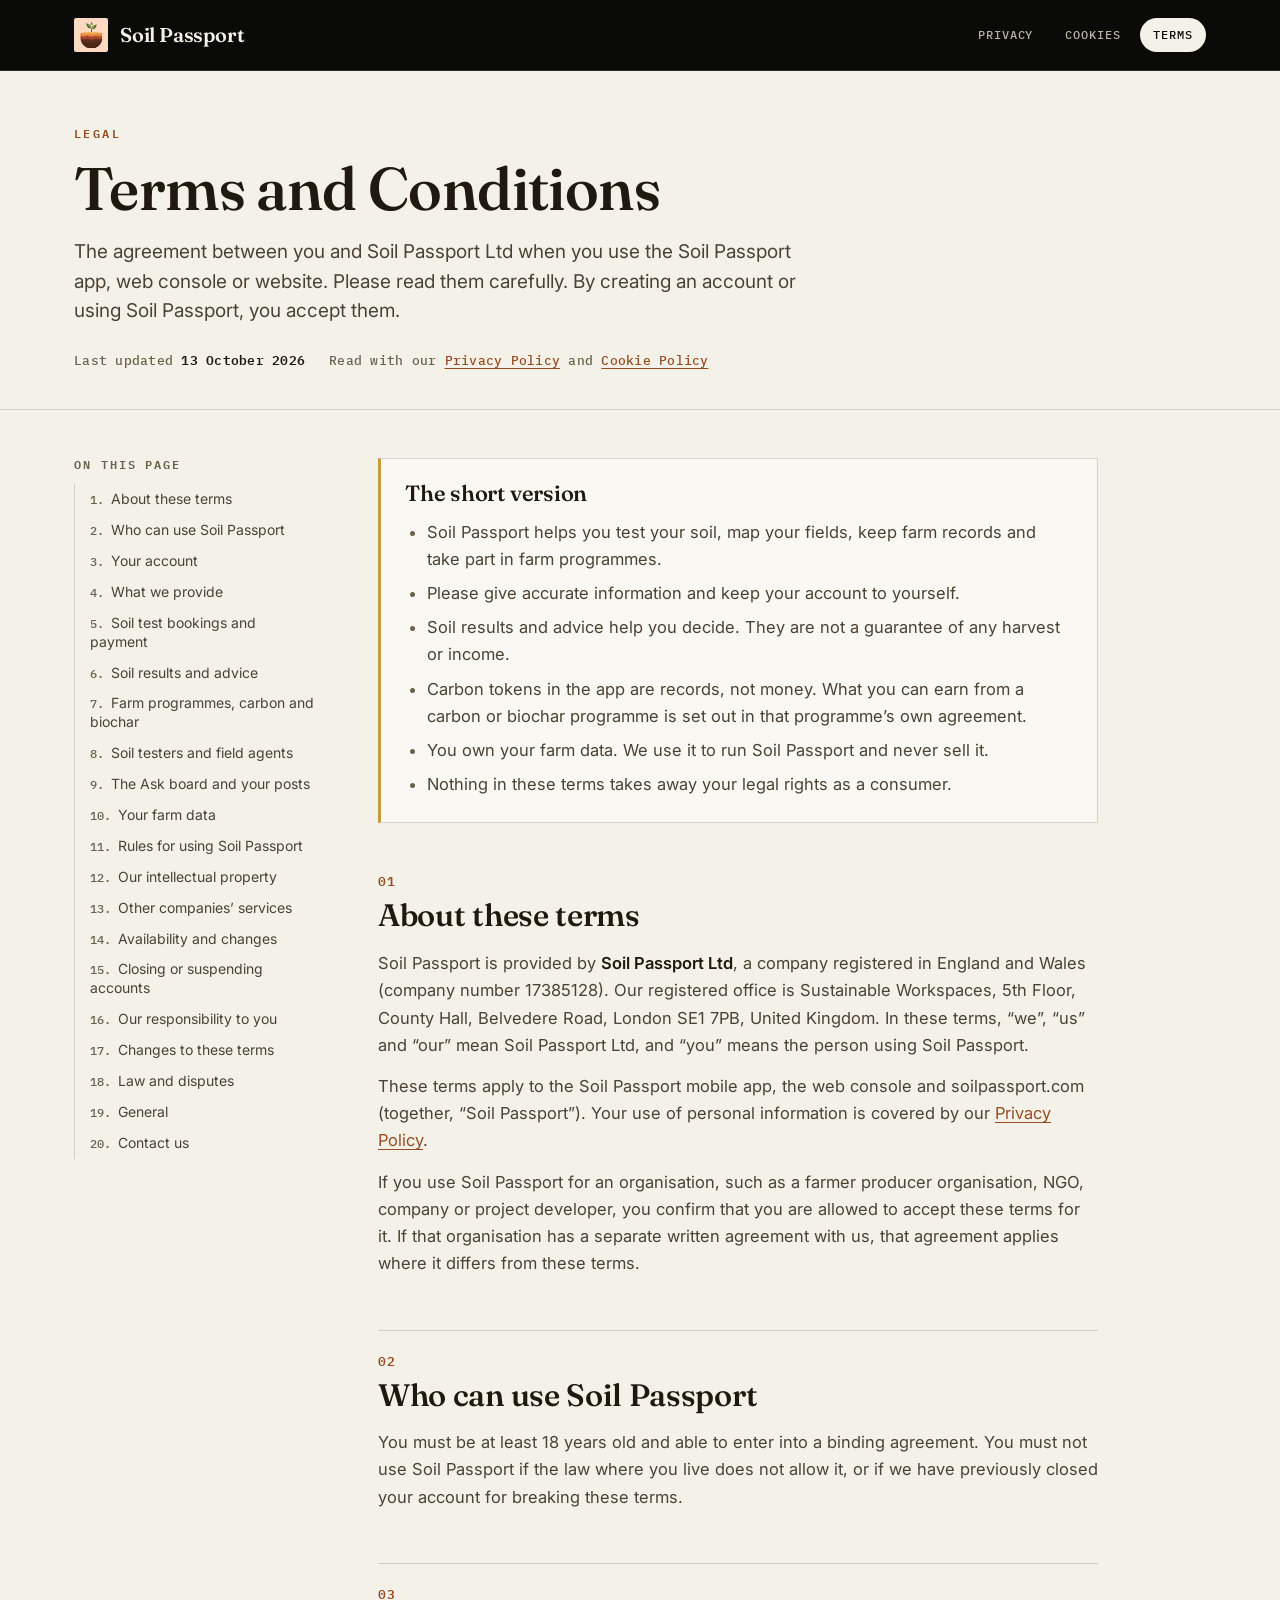
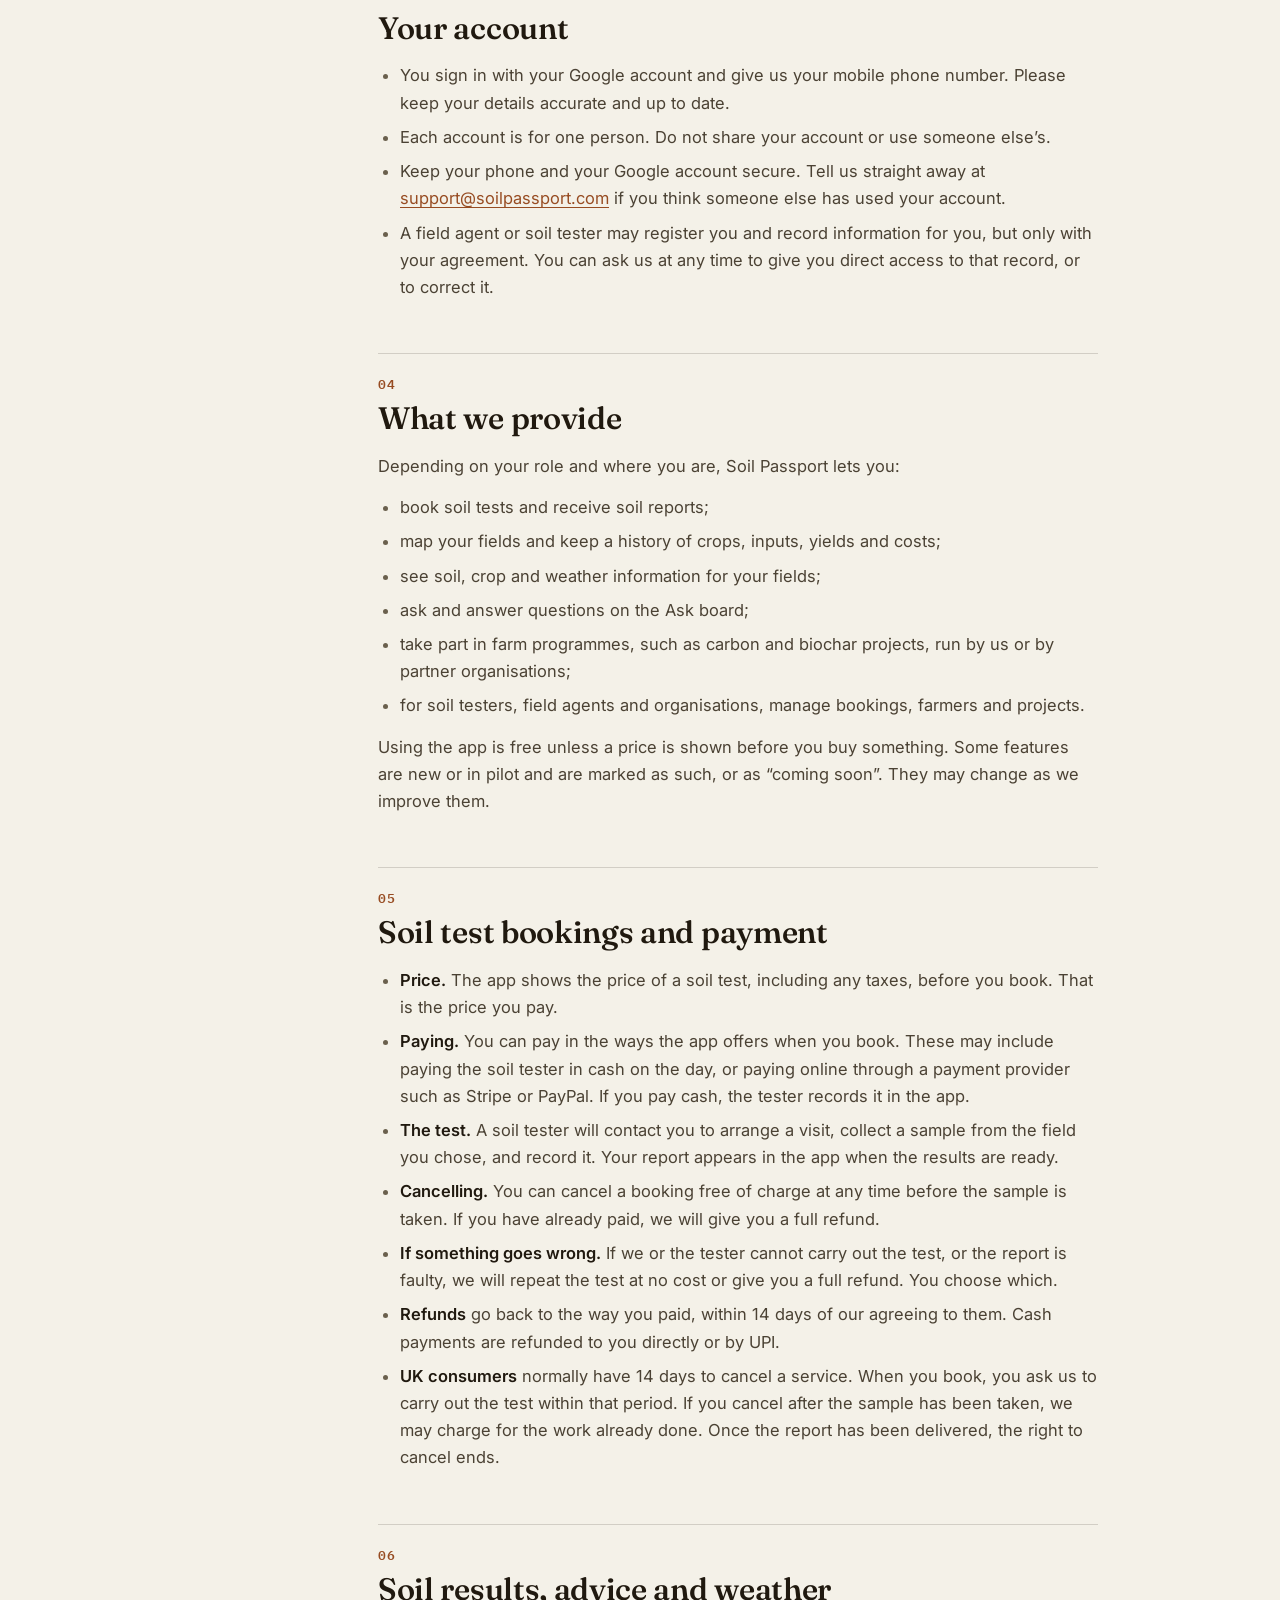
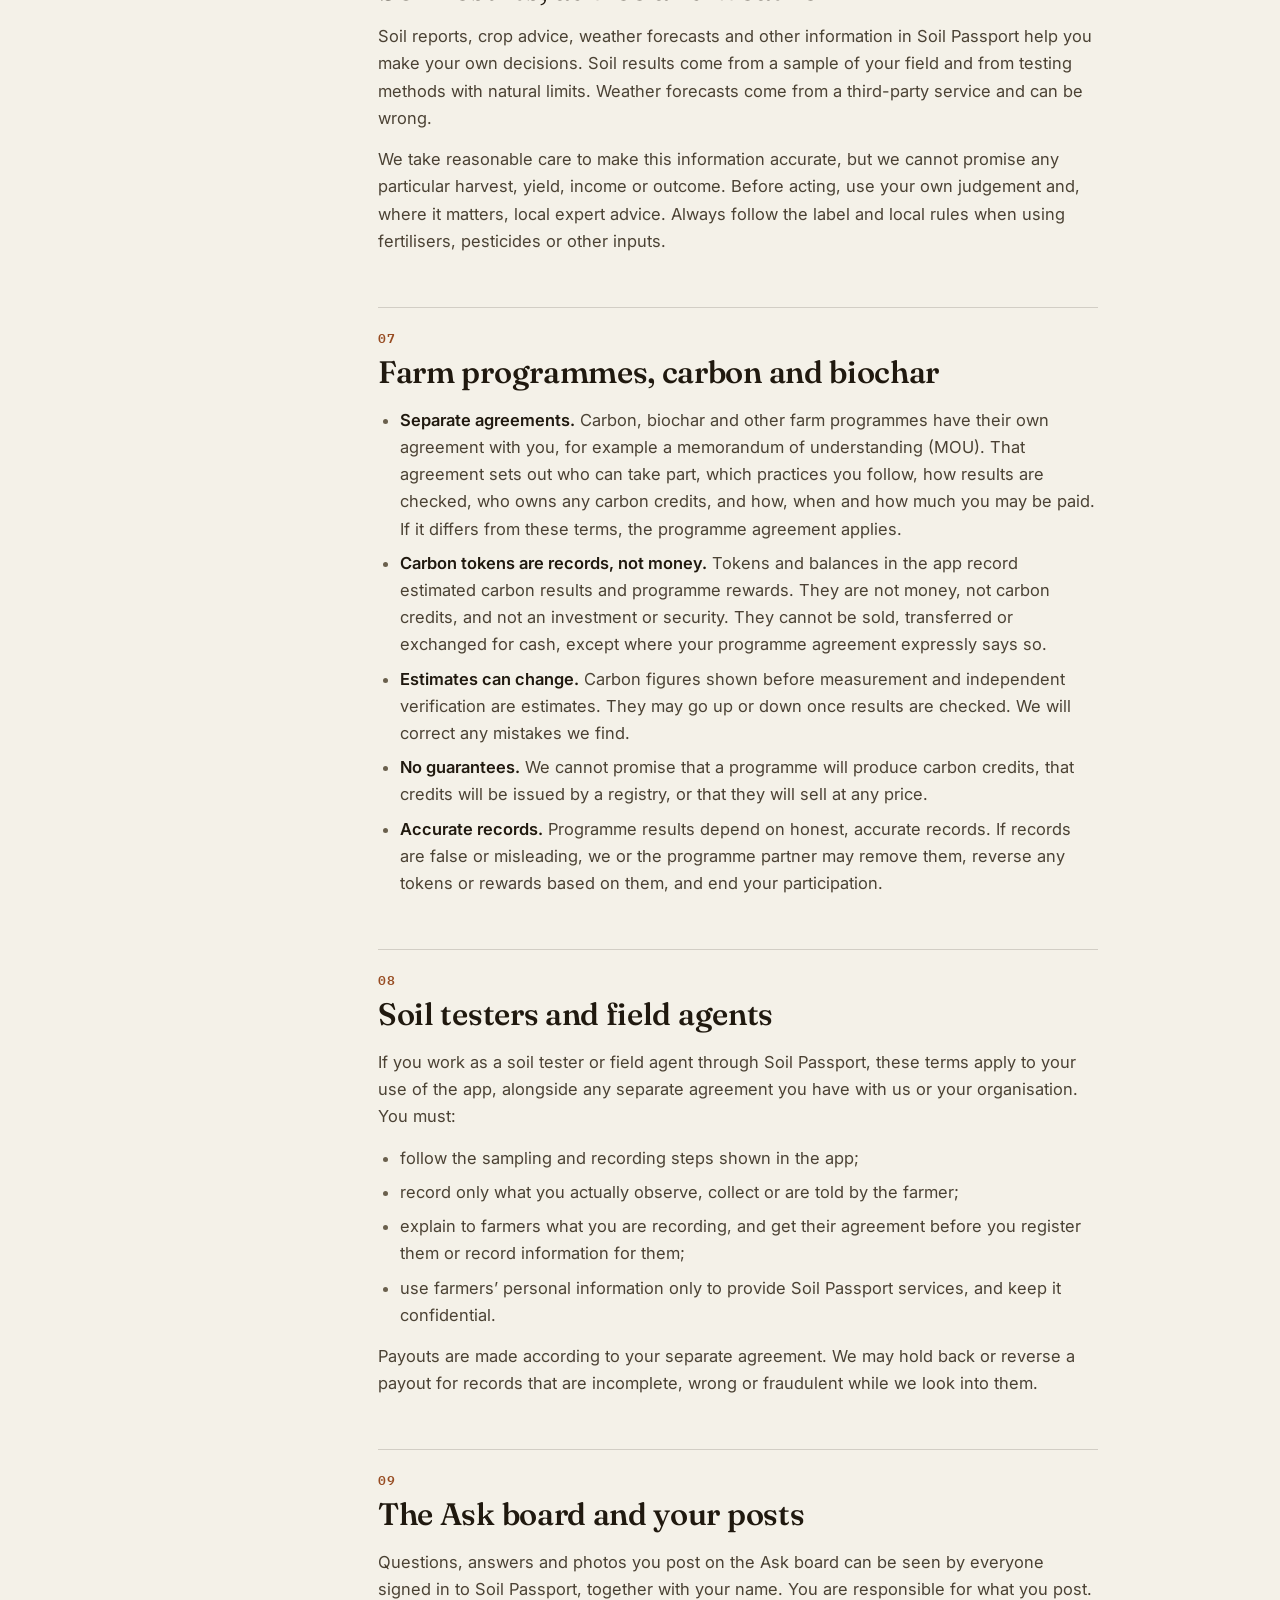
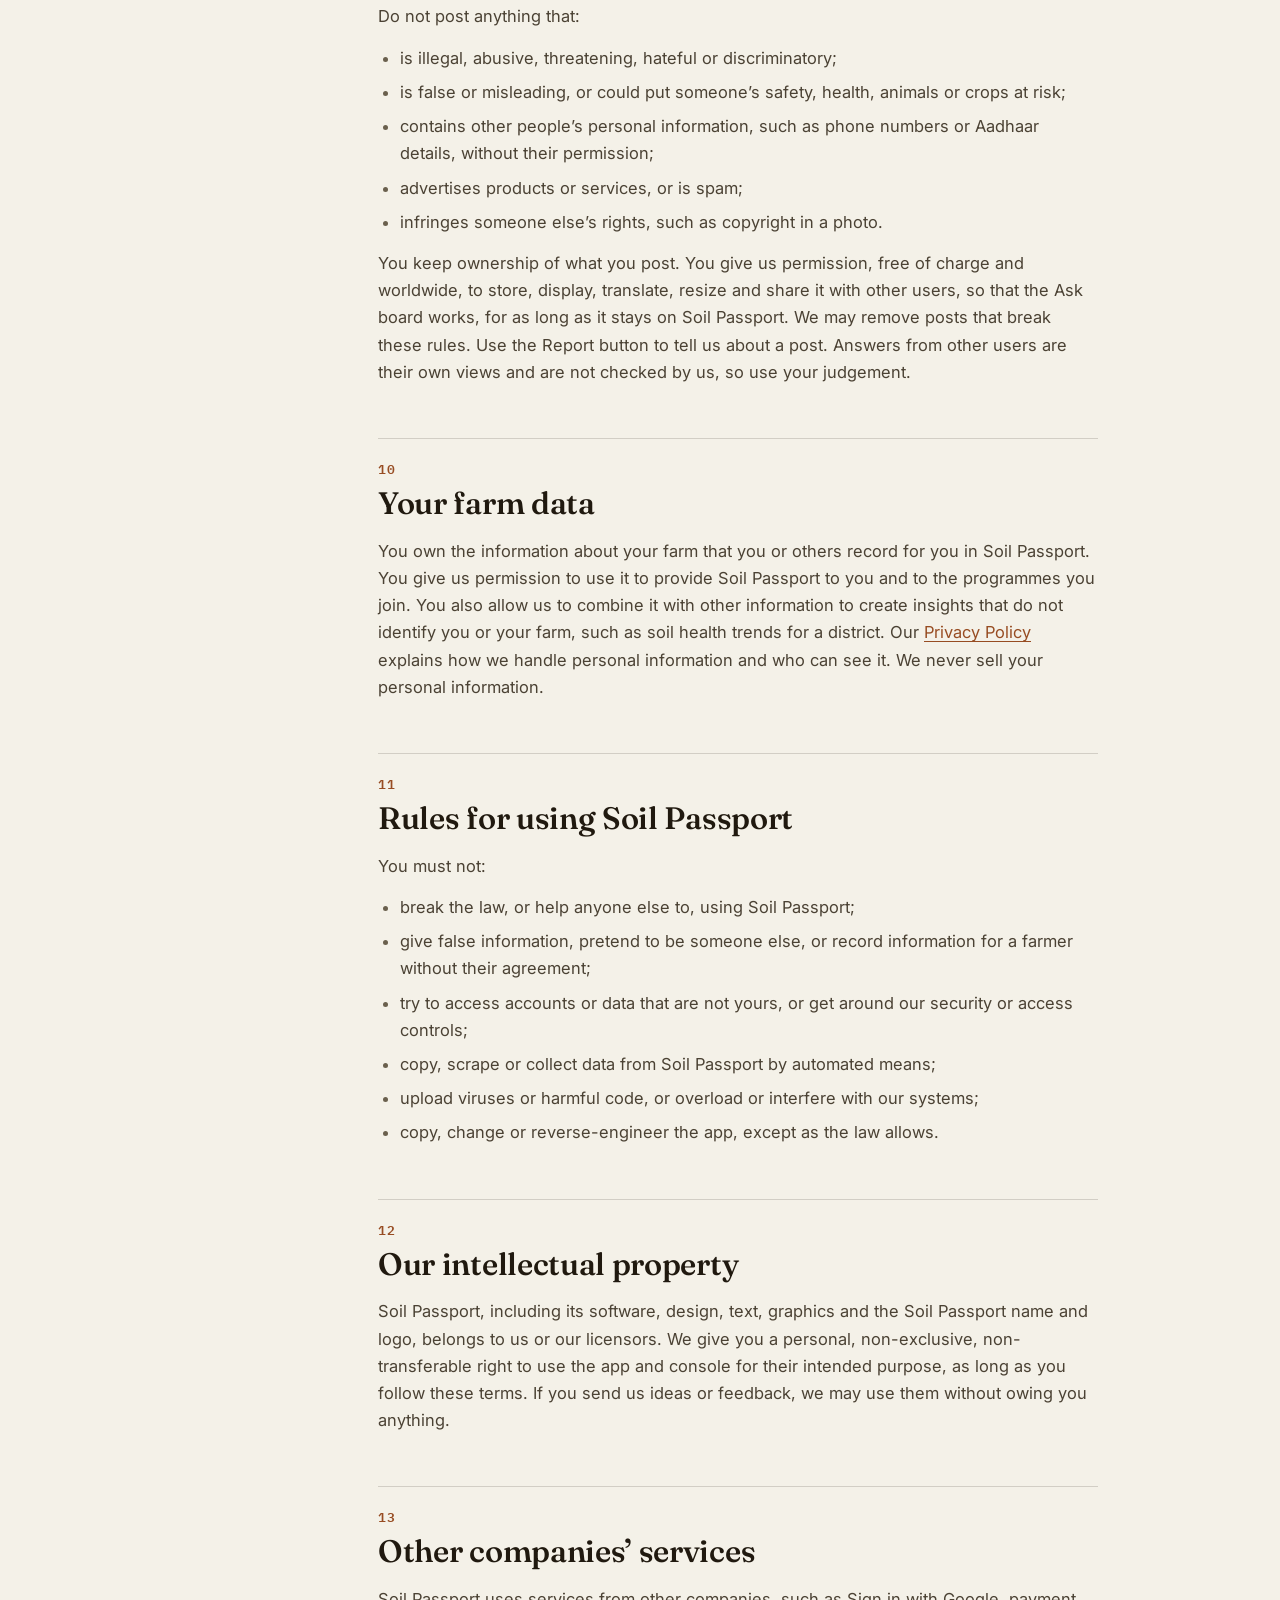
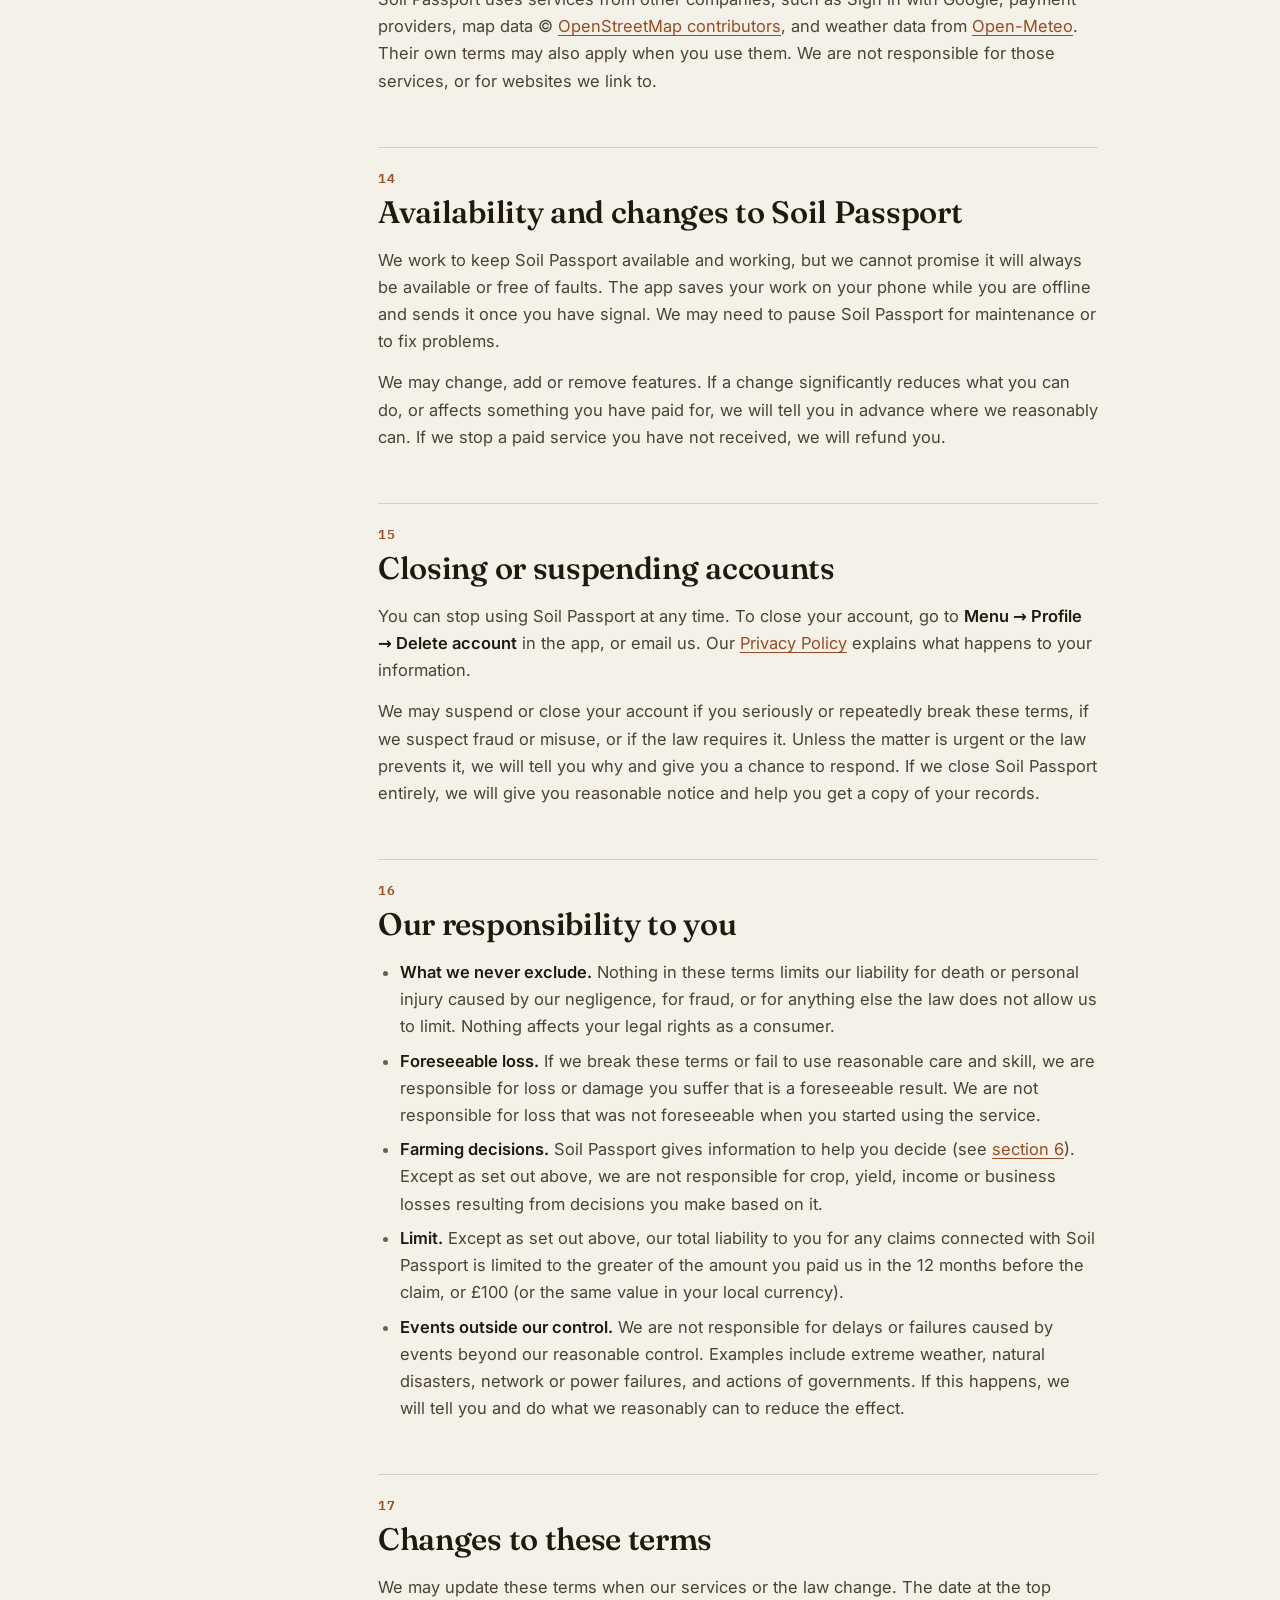
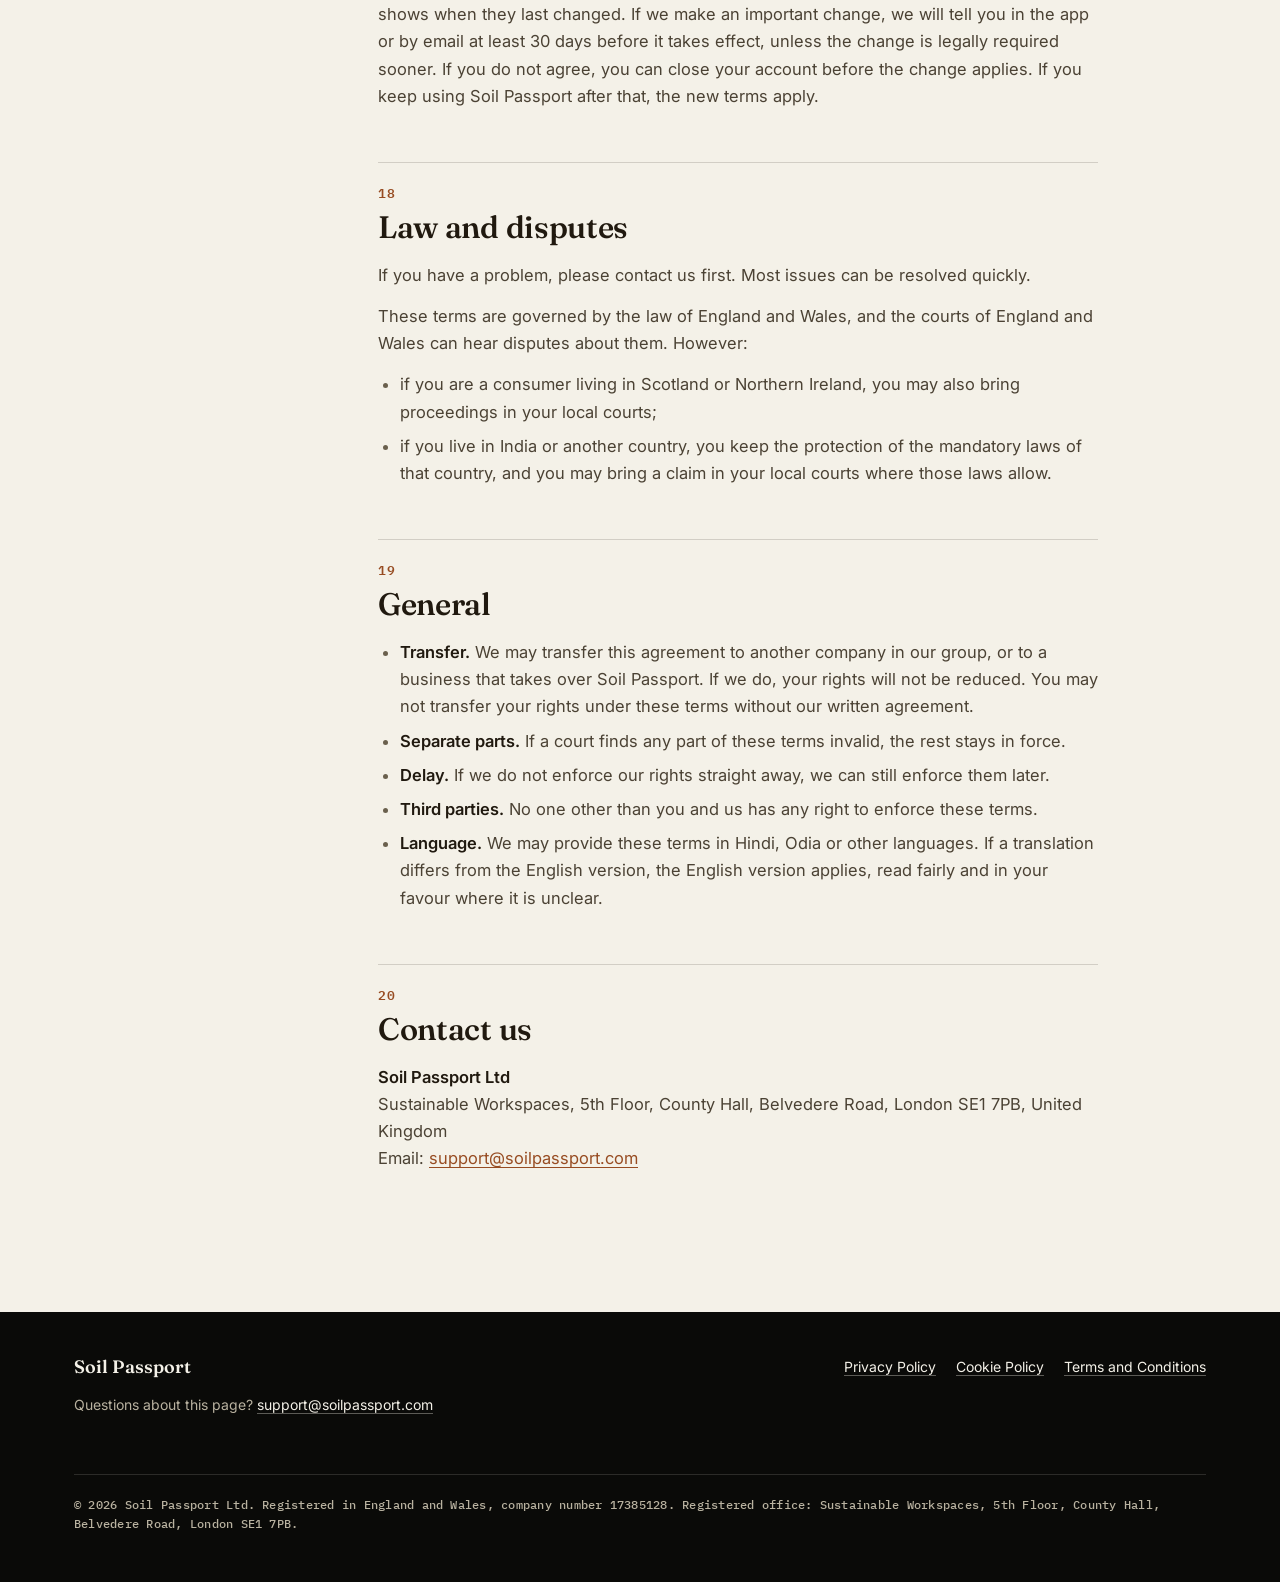
<file: terms.html>
<!doctype html>
<html lang="en-GB">
<head>
<meta charset="utf-8">
<meta name="viewport" content="width=device-width, initial-scale=1">
<title>Terms and Conditions | Soil Passport</title>
<meta name="description" content="The terms that apply when you use the Soil Passport app, web console and website, including soil test bookings, farm programmes, carbon tokens and the Ask board.">
<meta name="robots" content="index,follow">
<meta name="theme-color" content="#0A0A08">
<link rel="icon" type="image/png" href="assets/img/soil-passport-mark.png">
<link rel="stylesheet" href="assets/css/legal.css">
</head>
<body>
<a class="skip" href="#main">Skip to content</a>

<header class="site">
  <div class="container">
    <a class="logo" href="index.html" aria-label="Soil Passport home"><img src="assets/img/soil-passport-mark.png" alt="" width="34" height="34"><strong>Soil Passport</strong></a>
    <nav class="legal-nav" aria-label="Legal">
      <a href="privacy.html">Privacy</a>
      <a href="cookies.html">Cookies</a>
      <a href="terms.html" aria-current="page">Terms</a>
    </nav>
  </div>
</header>

<main id="main">
  <div class="banner">
    <div class="container">
      <p class="eyebrow">Legal</p>
      <h1>Terms and Conditions</h1>
      <p class="lede">The agreement between you and Soil Passport Ltd when you use the Soil Passport app, web console or website. Please read them carefully. By creating an account or using Soil Passport, you accept them.</p>
      <ul class="meta">
        <li>Last updated <b>13 October 2026</b></li>
        <li>Read with our <a href="privacy.html">Privacy Policy</a> and <a href="cookies.html">Cookie Policy</a></li>
      </ul>
    </div>
  </div>

  <div class="container layout">
    <details class="toc" open>
      <summary>On this page</summary>
      <ol>
        <li><a href="#about">About these terms</a></li>
        <li><a href="#eligibility">Who can use Soil Passport</a></li>
        <li><a href="#account">Your account</a></li>
        <li><a href="#service">What we provide</a></li>
        <li><a href="#soil-tests">Soil test bookings and payment</a></li>
        <li><a href="#information">Soil results and advice</a></li>
        <li><a href="#programmes">Farm programmes, carbon and biochar</a></li>
        <li><a href="#testers">Soil testers and field agents</a></li>
        <li><a href="#ask">The Ask board and your posts</a></li>
        <li><a href="#your-data">Your farm data</a></li>
        <li><a href="#acceptable-use">Rules for using Soil Passport</a></li>
        <li><a href="#ip">Our intellectual property</a></li>
        <li><a href="#third-parties">Other companies&rsquo; services</a></li>
        <li><a href="#availability">Availability and changes</a></li>
        <li><a href="#ending">Closing or suspending accounts</a></li>
        <li><a href="#liability">Our responsibility to you</a></li>
        <li><a href="#changes">Changes to these terms</a></li>
        <li><a href="#law">Law and disputes</a></li>
        <li><a href="#general">General</a></li>
        <li><a href="#contact">Contact us</a></li>
      </ol>
    </details>

    <article class="prose">
      <div class="summary">
        <h2>The short version</h2>
        <ul>
          <li>Soil Passport helps you test your soil, map your fields, keep farm records and take part in farm programmes.</li>
          <li>Please give accurate information and keep your account to yourself.</li>
          <li>Soil results and advice help you decide. They are not a guarantee of any harvest or income.</li>
          <li>Carbon tokens in the app are records, not money. What you can earn from a carbon or biochar programme is set out in that programme&rsquo;s own agreement.</li>
          <li>You own your farm data. We use it to run Soil Passport and never sell it.</li>
          <li>Nothing in these terms takes away your legal rights as a consumer.</li>
        </ul>
      </div>

      <section id="about">
        <h2><span class="n">01</span>About these terms</h2>
        <p>Soil Passport is provided by <strong>Soil Passport Ltd</strong>, a company registered in England and Wales (company number 17385128). Our registered office is Sustainable Workspaces, 5th Floor, County Hall, Belvedere Road, London SE1 7PB, United Kingdom. In these terms, &ldquo;we&rdquo;, &ldquo;us&rdquo; and &ldquo;our&rdquo; mean Soil Passport Ltd, and &ldquo;you&rdquo; means the person using Soil Passport.</p>
        <p>These terms apply to the Soil Passport mobile app, the web console and soilpassport.com (together, &ldquo;Soil Passport&rdquo;). Your use of personal information is covered by our <a href="privacy.html">Privacy Policy</a>.</p>
        <p>If you use Soil Passport for an organisation, such as a farmer producer organisation, NGO, company or project developer, you confirm that you are allowed to accept these terms for it. If that organisation has a separate written agreement with us, that agreement applies where it differs from these terms.</p>
      </section>

      <section id="eligibility">
        <h2><span class="n">02</span>Who can use Soil Passport</h2>
        <p>You must be at least 18 years old and able to enter into a binding agreement. You must not use Soil Passport if the law where you live does not allow it, or if we have previously closed your account for breaking these terms.</p>
      </section>

      <section id="account">
        <h2><span class="n">03</span>Your account</h2>
        <ul>
          <li>You sign in with your Google account and give us your mobile phone number. Please keep your details accurate and up to date.</li>
          <li>Each account is for one person. Do not share your account or use someone else&rsquo;s.</li>
          <li>Keep your phone and your Google account secure. Tell us straight away at <a href="mailto:support@soilpassport.com">support@soilpassport.com</a> if you think someone else has used your account.</li>
          <li>A field agent or soil tester may register you and record information for you, but only with your agreement. You can ask us at any time to give you direct access to that record, or to correct it.</li>
        </ul>
      </section>

      <section id="service">
        <h2><span class="n">04</span>What we provide</h2>
        <p>Depending on your role and where you are, Soil Passport lets you:</p>
        <ul>
          <li>book soil tests and receive soil reports;</li>
          <li>map your fields and keep a history of crops, inputs, yields and costs;</li>
          <li>see soil, crop and weather information for your fields;</li>
          <li>ask and answer questions on the Ask board;</li>
          <li>take part in farm programmes, such as carbon and biochar projects, run by us or by partner organisations;</li>
          <li>for soil testers, field agents and organisations, manage bookings, farmers and projects.</li>
        </ul>
        <p>Using the app is free unless a price is shown before you buy something. Some features are new or in pilot and are marked as such, or as &ldquo;coming soon&rdquo;. They may change as we improve them.</p>
      </section>

      <section id="soil-tests">
        <h2><span class="n">05</span>Soil test bookings and payment</h2>
        <ul>
          <li><strong>Price.</strong> The app shows the price of a soil test, including any taxes, before you book. That is the price you pay.</li>
          <li><strong>Paying.</strong> You can pay in the ways the app offers when you book. These may include paying the soil tester in cash on the day, or paying online through a payment provider such as Stripe or PayPal. If you pay cash, the tester records it in the app.</li>
          <li><strong>The test.</strong> A soil tester will contact you to arrange a visit, collect a sample from the field you chose, and record it. Your report appears in the app when the results are ready.</li>
          <li><strong>Cancelling.</strong> You can cancel a booking free of charge at any time before the sample is taken. If you have already paid, we will give you a full refund.</li>
          <li><strong>If something goes wrong.</strong> If we or the tester cannot carry out the test, or the report is faulty, we will repeat the test at no cost or give you a full refund. You choose which.</li>
          <li><strong>Refunds</strong> go back to the way you paid, within 14 days of our agreeing to them. Cash payments are refunded to you directly or by UPI.</li>
          <li><strong>UK consumers</strong> normally have 14 days to cancel a service. When you book, you ask us to carry out the test within that period. If you cancel after the sample has been taken, we may charge for the work already done. Once the report has been delivered, the right to cancel ends.</li>
        </ul>
      </section>

      <section id="information">
        <h2><span class="n">06</span>Soil results, advice and weather</h2>
        <p>Soil reports, crop advice, weather forecasts and other information in Soil Passport help you make your own decisions. Soil results come from a sample of your field and from testing methods with natural limits. Weather forecasts come from a third-party service and can be wrong.</p>
        <p>We take reasonable care to make this information accurate, but we cannot promise any particular harvest, yield, income or outcome. Before acting, use your own judgement and, where it matters, local expert advice. Always follow the label and local rules when using fertilisers, pesticides or other inputs.</p>
      </section>

      <section id="programmes">
        <h2><span class="n">07</span>Farm programmes, carbon and biochar</h2>
        <ul>
          <li><strong>Separate agreements.</strong> Carbon, biochar and other farm programmes have their own agreement with you, for example a memorandum of understanding (MOU). That agreement sets out who can take part, which practices you follow, how results are checked, who owns any carbon credits, and how, when and how much you may be paid. If it differs from these terms, the programme agreement applies.</li>
          <li><strong>Carbon tokens are records, not money.</strong> Tokens and balances in the app record estimated carbon results and programme rewards. They are not money, not carbon credits, and not an investment or security. They cannot be sold, transferred or exchanged for cash, except where your programme agreement expressly says so.</li>
          <li><strong>Estimates can change.</strong> Carbon figures shown before measurement and independent verification are estimates. They may go up or down once results are checked. We will correct any mistakes we find.</li>
          <li><strong>No guarantees.</strong> We cannot promise that a programme will produce carbon credits, that credits will be issued by a registry, or that they will sell at any price.</li>
          <li><strong>Accurate records.</strong> Programme results depend on honest, accurate records. If records are false or misleading, we or the programme partner may remove them, reverse any tokens or rewards based on them, and end your participation.</li>
        </ul>
      </section>

      <section id="testers">
        <h2><span class="n">08</span>Soil testers and field agents</h2>
        <p>If you work as a soil tester or field agent through Soil Passport, these terms apply to your use of the app, alongside any separate agreement you have with us or your organisation. You must:</p>
        <ul>
          <li>follow the sampling and recording steps shown in the app;</li>
          <li>record only what you actually observe, collect or are told by the farmer;</li>
          <li>explain to farmers what you are recording, and get their agreement before you register them or record information for them;</li>
          <li>use farmers&rsquo; personal information only to provide Soil Passport services, and keep it confidential.</li>
        </ul>
        <p>Payouts are made according to your separate agreement. We may hold back or reverse a payout for records that are incomplete, wrong or fraudulent while we look into them.</p>
      </section>

      <section id="ask">
        <h2><span class="n">09</span>The Ask board and your posts</h2>
        <p>Questions, answers and photos you post on the Ask board can be seen by everyone signed in to Soil Passport, together with your name. You are responsible for what you post. Do not post anything that:</p>
        <ul>
          <li>is illegal, abusive, threatening, hateful or discriminatory;</li>
          <li>is false or misleading, or could put someone&rsquo;s safety, health, animals or crops at risk;</li>
          <li>contains other people&rsquo;s personal information, such as phone numbers or Aadhaar details, without their permission;</li>
          <li>advertises products or services, or is spam;</li>
          <li>infringes someone else&rsquo;s rights, such as copyright in a photo.</li>
        </ul>
        <p>You keep ownership of what you post. You give us permission, free of charge and worldwide, to store, display, translate, resize and share it with other users, so that the Ask board works, for as long as it stays on Soil Passport. We may remove posts that break these rules. Use the Report button to tell us about a post. Answers from other users are their own views and are not checked by us, so use your judgement.</p>
      </section>

      <section id="your-data">
        <h2><span class="n">10</span>Your farm data</h2>
        <p>You own the information about your farm that you or others record for you in Soil Passport. You give us permission to use it to provide Soil Passport to you and to the programmes you join. You also allow us to combine it with other information to create insights that do not identify you or your farm, such as soil health trends for a district. Our <a href="privacy.html">Privacy Policy</a> explains how we handle personal information and who can see it. We never sell your personal information.</p>
      </section>

      <section id="acceptable-use">
        <h2><span class="n">11</span>Rules for using Soil Passport</h2>
        <p>You must not:</p>
        <ul>
          <li>break the law, or help anyone else to, using Soil Passport;</li>
          <li>give false information, pretend to be someone else, or record information for a farmer without their agreement;</li>
          <li>try to access accounts or data that are not yours, or get around our security or access controls;</li>
          <li>copy, scrape or collect data from Soil Passport by automated means;</li>
          <li>upload viruses or harmful code, or overload or interfere with our systems;</li>
          <li>copy, change or reverse-engineer the app, except as the law allows.</li>
        </ul>
      </section>

      <section id="ip">
        <h2><span class="n">12</span>Our intellectual property</h2>
        <p>Soil Passport, including its software, design, text, graphics and the Soil Passport name and logo, belongs to us or our licensors. We give you a personal, non-exclusive, non-transferable right to use the app and console for their intended purpose, as long as you follow these terms. If you send us ideas or feedback, we may use them without owing you anything.</p>
      </section>

      <section id="third-parties">
        <h2><span class="n">13</span>Other companies&rsquo; services</h2>
        <p>Soil Passport uses services from other companies, such as Sign in with Google, payment providers, map data &copy; <a href="https://www.openstreetmap.org/copyright" rel="noopener">OpenStreetMap contributors</a>, and weather data from <a href="https://open-meteo.com/" rel="noopener">Open-Meteo</a>. Their own terms may also apply when you use them. We are not responsible for those services, or for websites we link to.</p>
      </section>

      <section id="availability">
        <h2><span class="n">14</span>Availability and changes to Soil Passport</h2>
        <p>We work to keep Soil Passport available and working, but we cannot promise it will always be available or free of faults. The app saves your work on your phone while you are offline and sends it once you have signal. We may need to pause Soil Passport for maintenance or to fix problems.</p>
        <p>We may change, add or remove features. If a change significantly reduces what you can do, or affects something you have paid for, we will tell you in advance where we reasonably can. If we stop a paid service you have not received, we will refund you.</p>
      </section>

      <section id="ending">
        <h2><span class="n">15</span>Closing or suspending accounts</h2>
        <p>You can stop using Soil Passport at any time. To close your account, go to <strong>Menu &rarr; Profile &rarr; Delete account</strong> in the app, or email us. Our <a href="privacy.html#retention">Privacy Policy</a> explains what happens to your information.</p>
        <p>We may suspend or close your account if you seriously or repeatedly break these terms, if we suspect fraud or misuse, or if the law requires it. Unless the matter is urgent or the law prevents it, we will tell you why and give you a chance to respond. If we close Soil Passport entirely, we will give you reasonable notice and help you get a copy of your records.</p>
      </section>

      <section id="liability">
        <h2><span class="n">16</span>Our responsibility to you</h2>
        <ul>
          <li><strong>What we never exclude.</strong> Nothing in these terms limits our liability for death or personal injury caused by our negligence, for fraud, or for anything else the law does not allow us to limit. Nothing affects your legal rights as a consumer.</li>
          <li><strong>Foreseeable loss.</strong> If we break these terms or fail to use reasonable care and skill, we are responsible for loss or damage you suffer that is a foreseeable result. We are not responsible for loss that was not foreseeable when you started using the service.</li>
          <li><strong>Farming decisions.</strong> Soil Passport gives information to help you decide (see <a href="#information">section 6</a>). Except as set out above, we are not responsible for crop, yield, income or business losses resulting from decisions you make based on it.</li>
          <li><strong>Limit.</strong> Except as set out above, our total liability to you for any claims connected with Soil Passport is limited to the greater of the amount you paid us in the 12 months before the claim, or &pound;100 (or the same value in your local currency).</li>
          <li><strong>Events outside our control.</strong> We are not responsible for delays or failures caused by events beyond our reasonable control. Examples include extreme weather, natural disasters, network or power failures, and actions of governments. If this happens, we will tell you and do what we reasonably can to reduce the effect.</li>
        </ul>
      </section>

      <section id="changes">
        <h2><span class="n">17</span>Changes to these terms</h2>
        <p>We may update these terms when our services or the law change. The date at the top shows when they last changed. If we make an important change, we will tell you in the app or by email at least 30 days before it takes effect, unless the change is legally required sooner. If you do not agree, you can close your account before the change applies. If you keep using Soil Passport after that, the new terms apply.</p>
      </section>

      <section id="law">
        <h2><span class="n">18</span>Law and disputes</h2>
        <p>If you have a problem, please contact us first. Most issues can be resolved quickly.</p>
        <p>These terms are governed by the law of England and Wales, and the courts of England and Wales can hear disputes about them. However:</p>
        <ul>
          <li>if you are a consumer living in Scotland or Northern Ireland, you may also bring proceedings in your local courts;</li>
          <li>if you live in India or another country, you keep the protection of the mandatory laws of that country, and you may bring a claim in your local courts where those laws allow.</li>
        </ul>
      </section>

      <section id="general">
        <h2><span class="n">19</span>General</h2>
        <ul>
          <li><strong>Transfer.</strong> We may transfer this agreement to another company in our group, or to a business that takes over Soil Passport. If we do, your rights will not be reduced. You may not transfer your rights under these terms without our written agreement.</li>
          <li><strong>Separate parts.</strong> If a court finds any part of these terms invalid, the rest stays in force.</li>
          <li><strong>Delay.</strong> If we do not enforce our rights straight away, we can still enforce them later.</li>
          <li><strong>Third parties.</strong> No one other than you and us has any right to enforce these terms.</li>
          <li><strong>Language.</strong> We may provide these terms in Hindi, Odia or other languages. If a translation differs from the English version, the English version applies, read fairly and in your favour where it is unclear.</li>
        </ul>
      </section>

      <section id="contact">
        <h2><span class="n">20</span>Contact us</h2>
        <address>
          <p><strong>Soil Passport Ltd</strong><br>
          Sustainable Workspaces, 5th Floor, County Hall, Belvedere Road, London SE1 7PB, United Kingdom<br>
          Email: <a href="mailto:support@soilpassport.com">support@soilpassport.com</a></p>
        </address>
      </section>
    </article>
  </div>
</main>

<footer class="site">
  <div class="container">
    <div>
      <strong>Soil Passport</strong>
      <p>Questions about this page? <a href="mailto:support@soilpassport.com">support@soilpassport.com</a></p>
    </div>
    <ul>
      <li><a href="privacy.html">Privacy Policy</a></li>
      <li><a href="cookies.html">Cookie Policy</a></li>
      <li><a href="terms.html">Terms and Conditions</a></li>
    </ul>
    <p class="fine">&copy; 2026 Soil Passport Ltd. Registered in England and Wales, company number 17385128. Registered office: Sustainable Workspaces, 5th Floor, County Hall, Belvedere Road, London SE1 7PB.</p>
  </div>
</footer>
<script>try{(function(){var t=document.querySelector('.toc'),m=matchMedia('(max-width:900px)');function s(){t.open=!m.matches}s();m.addEventListener('change',s)})()}catch(e){}</script>
</body>
</html>
</file>
<file: assets/css/legal.css>
/* Soil Passport — legal pages (privacy, cookies, terms).
   Self-contained on purpose: these pages must render the same whichever site.css is
   deployed beside them. Token values are copied from soilpassport.com's site.css (paper,
   ink, rust, gold, moss; Fraunces / Inter / IBM Plex Mono; 2px corners; black header and
   footer). Fonts load from the site's own assets/fonts/ — no Google Fonts request, which
   matters on a privacy page — and fall back to system faces if those files are absent. */

@font-face{font-family:'Fraunces';font-style:normal;font-display:swap;font-weight:100 900;src:url(../fonts/fraunces-latin-opsz-normal.woff2) format('woff2')}
@font-face{font-family:'Inter';font-style:normal;font-display:swap;font-weight:100 900;src:url(../fonts/inter-latin-standard-normal.woff2) format('woff2')}
@font-face{font-family:'IBM Plex Mono';font-style:normal;font-display:swap;font-weight:500;src:url(../fonts/ibm-plex-mono-latin-500-normal.woff2) format('woff2')}
@font-face{font-family:'IBM Plex Mono';font-style:normal;font-display:swap;font-weight:600;src:url(../fonts/ibm-plex-mono-latin-600-normal.woff2) format('woff2')}

:root{
  --paper:#F4F1E8; --surface:#FAF8F2; --paper-dim:#ECE6D5;
  --ink:#20190F; --ink-2:#4B4234; --ink-3:#6A604D;
  --line:rgba(32,25,15,.16); --line-2:rgba(32,25,15,.32);
  --black:#0A0A08; --black-2:#17150F; --on-black:#F4F1E8; --on-black-2:#B9B2A0; --line-on-black:rgba(244,241,232,.14);
  --rust:#974C22; --rust-soft:rgba(166,87,42,.09);
  --gold:#C79A3C; --gold-ink:#8A6A22; --gold-soft:rgba(199,154,60,.16);
  --moss:#4F6142; --moss-soft:rgba(79,97,66,.12);
  --f-display:'Fraunces','Iowan Old Style',Georgia,serif;
  --f-body:'Inter','Segoe UI',system-ui,-apple-system,sans-serif;
  --f-mono:'IBM Plex Mono',ui-monospace,'SFMono-Regular',Menlo,monospace;
  --r:2px; --gutter:24px; --max:1180px;
  color-scheme:light;
}
@media (prefers-color-scheme:dark){
  :root:not([data-theme="light"]){
    --paper:#12100B; --surface:#1B1812; --paper-dim:#221E16;
    --ink:#F4F1E8; --ink-2:#C9C1AE; --ink-3:#8E8673;
    --line:rgba(244,241,232,.14); --line-2:rgba(244,241,232,.28);
    --rust:#D27A48; --rust-soft:rgba(210,122,72,.14);
    --gold:#D7AE55; --gold-ink:#D7AE55; --gold-soft:rgba(215,174,85,.14);
    --moss:#8FA67D; --moss-soft:rgba(143,166,125,.14);
    color-scheme:dark;
  }
}
:root[data-theme="dark"]{
  --paper:#12100B; --surface:#1B1812; --paper-dim:#221E16;
  --ink:#F4F1E8; --ink-2:#C9C1AE; --ink-3:#8E8673;
  --line:rgba(244,241,232,.14); --line-2:rgba(244,241,232,.28);
  --rust:#D27A48; --rust-soft:rgba(210,122,72,.14);
  --gold:#D7AE55; --gold-ink:#D7AE55; --gold-soft:rgba(215,174,85,.14);
  --moss:#8FA67D; --moss-soft:rgba(143,166,125,.14);
  color-scheme:dark;
}

*,*::before,*::after{box-sizing:border-box}
html{-webkit-text-size-adjust:100%;scroll-padding-top:24px}
body{margin:0;background:var(--paper);color:var(--ink-2);font:400 16.5px/1.65 var(--f-body);overflow-x:clip}
a{color:var(--rust);text-decoration:underline;text-decoration-thickness:1px;text-underline-offset:3px}
a:hover{text-decoration-thickness:2px}
:focus-visible{outline:2px solid var(--rust);outline-offset:2px}
.container{width:100%;max-width:var(--max);margin-inline:auto;padding-inline:var(--gutter)}
.skip{position:absolute;left:-999px;top:0;background:var(--gold);color:#0A0A08;padding:10px 14px;z-index:99;font:600 13px/1 var(--f-mono)}
.skip:focus{left:12px;top:12px}

/* ---------- header ---------- */
header.site{background:var(--black);border-bottom:1px solid var(--line-on-black)}
header.site .container{display:flex;align-items:center;justify-content:space-between;gap:20px;min-height:70px}
.logo{display:inline-flex;align-items:center;gap:12px;text-decoration:none;color:var(--on-black)}
.logo img{width:34px;height:34px;border-radius:var(--r);display:block}
.logo strong{font:600 20px/1 var(--f-display);letter-spacing:-.01em}
.legal-nav{display:flex;gap:6px;flex-wrap:wrap}
.legal-nav a{font:500 12px/1 var(--f-mono);letter-spacing:.08em;text-transform:uppercase;color:var(--on-black-2);text-decoration:none;padding:10px 12px;border:1px solid transparent;border-radius:999px}
.legal-nav a:hover{color:var(--on-black);border-color:var(--line-on-black)}
.legal-nav a[aria-current="page"]{color:#0A0A08;background:var(--on-black)}

/* ---------- page banner ---------- */
.banner{border-bottom:1px solid var(--line);padding:56px 0 40px}
.eyebrow{font:600 12px/1 var(--f-mono);letter-spacing:.2em;text-transform:uppercase;color:var(--rust);margin:0 0 18px}
h1,h2,h3{color:var(--ink);font-family:var(--f-display);font-weight:560;letter-spacing:-.01em;text-wrap:balance;margin:0}
h1{font-size:clamp(36px,6vw,60px);line-height:1.04}
.lede{font:400 19px/1.55 var(--f-body);color:var(--ink-2);max-width:62ch;margin:18px 0 0}
.meta{display:flex;flex-wrap:wrap;gap:8px 24px;margin:26px 0 0;padding:0;list-style:none;font:500 12.5px/1.4 var(--f-mono);color:var(--ink-3);letter-spacing:.02em}
.meta b{color:var(--ink);font-weight:600}

/* ---------- body: contents + prose ---------- */
.layout{display:grid;grid-template-columns:240px minmax(0,1fr);gap:64px;padding-block:48px 24px;align-items:start}
.toc{position:sticky;top:24px;font-size:14px}
.toc summary{font:600 12px/1 var(--f-mono);letter-spacing:.16em;text-transform:uppercase;color:var(--ink-3);list-style:none;margin-bottom:14px;cursor:default;pointer-events:none}
.toc summary::-webkit-details-marker{display:none}
.toc ol{margin:0;padding:0;list-style:none;counter-reset:toc;border-left:1px solid var(--line)}
.toc li{counter-increment:toc}
.toc a{display:block;padding:6px 0 6px 14px;margin-left:-1px;border-left:2px solid transparent;color:var(--ink-2);text-decoration:none;line-height:1.35}
.toc a::before{content:counter(toc) ". ";font-family:var(--f-mono);font-size:12px;color:var(--ink-3)}
.toc a:hover{color:var(--ink);border-left-color:var(--gold)}

.prose{max-width:72ch;min-width:0}
.prose section{padding-top:8px;margin-bottom:44px}
.prose h2{font-size:clamp(25px,3vw,31px);line-height:1.15;margin:0 0 16px;padding-top:24px;border-top:1px solid var(--line)}
.prose section:first-of-type h2{border-top:0;padding-top:0}
.prose h2 .n{font:600 13px/1 var(--f-mono);color:var(--rust);letter-spacing:.06em;display:block;margin-bottom:10px}
.prose h3{font-size:20px;line-height:1.25;margin:28px 0 10px}
.prose p,.prose ul,.prose ol{margin:0 0 14px}
.prose ul,.prose ol{padding-left:22px}
.prose li{margin-bottom:7px}
.prose li::marker{color:var(--ink-3)}
.prose strong{color:var(--ink);font-weight:600}
.prose address{font-style:normal}

.summary{background:var(--surface);border:1px solid var(--line);border-left:3px solid var(--gold);padding:22px 24px 10px;margin:0 0 44px}
.summary h2{font-size:22px;border:0;padding:0;margin:0 0 12px}
.callout{background:var(--rust-soft);border:1px solid var(--line);padding:16px 18px;margin:0 0 16px}
.callout p:last-child{margin-bottom:0}

.table-wrap{overflow-x:auto;margin:6px 0 18px;border:1px solid var(--line);background:var(--surface);-webkit-overflow-scrolling:touch}
table{border-collapse:collapse;width:100%;font-size:14.5px;line-height:1.5}
table:has(th:nth-child(4)){min-width:640px} /* wide tables scroll inside .table-wrap; 3-column ones reflow */
th,td{text-align:left;vertical-align:top;padding:11px 14px;border-bottom:1px solid var(--line)}
tr:last-child td{border-bottom:0}
th{font:600 11.5px/1.3 var(--f-mono);letter-spacing:.1em;text-transform:uppercase;color:var(--ink-3);background:var(--paper-dim)}
td:first-child{color:var(--ink);font-weight:500}
code{font:500 .9em/1 var(--f-mono);background:var(--paper-dim);padding:2px 5px;border-radius:var(--r);color:var(--ink)}

.btn{display:inline-flex;align-items:center;gap:8px;font:600 13px/1 var(--f-mono);letter-spacing:.06em;text-transform:uppercase;padding:14px 20px;border-radius:999px;border:1px solid var(--ink);background:var(--ink);color:var(--paper);cursor:pointer;text-decoration:none}
.btn:hover{background:var(--rust);border-color:var(--rust);color:#fff}

/* ---------- footer ---------- */
footer.site{background:var(--black);color:var(--on-black-2);margin-top:72px;padding:44px 0 36px;font-size:14px;line-height:1.6}
footer.site .container{display:grid;grid-template-columns:minmax(0,1.4fr) minmax(0,1fr);gap:32px}
footer.site strong{color:var(--on-black);font:600 18px/1.2 var(--f-display)}
footer.site a{color:var(--on-black);text-decoration-color:rgba(244,241,232,.35)}
footer.site ul{list-style:none;margin:0;padding:0;display:flex;flex-wrap:wrap;gap:8px 20px;justify-content:flex-end}
footer.site .fine{grid-column:1 / -1;border-top:1px solid var(--line-on-black);padding-top:20px;font:500 12px/1.6 var(--f-mono);letter-spacing:.02em}

/* ---------- small screens ---------- */
@media (max-width:900px){
  .layout{grid-template-columns:minmax(0,1fr);gap:28px;padding-top:28px}
  .toc{position:static;border:1px solid var(--line);background:var(--surface);padding:14px 16px}
  .toc summary{margin:0;cursor:pointer;pointer-events:auto;display:flex;justify-content:space-between}
  .toc summary::after{content:"+";font-size:16px;line-height:.8}
  .toc[open] summary::after{content:"–"}
  .toc[open] summary{margin-bottom:12px}
  footer.site .container{grid-template-columns:minmax(0,1fr)}
  footer.site ul{justify-content:flex-start}
}
@media (max-width:640px){
  :root{--gutter:16px}
  header.site .container{flex-direction:column;align-items:flex-start;gap:12px;padding-block:14px}
  .legal-nav{margin-left:-12px}
  .banner{padding:36px 0 28px}
  .lede{font-size:17px}
  .summary{padding:18px 18px 6px}
}
@media print{
  header.site,.toc,footer.site ul,.skip,.no-print{display:none!important}
  body{background:#fff;color:#000;font-size:11pt}
  .layout{display:block;padding-block:0}
  .prose{max-width:none}
  a{color:#000}
  footer.site{background:#fff;color:#000;margin-top:24px}
  footer.site strong{color:#000}
}
</file>
